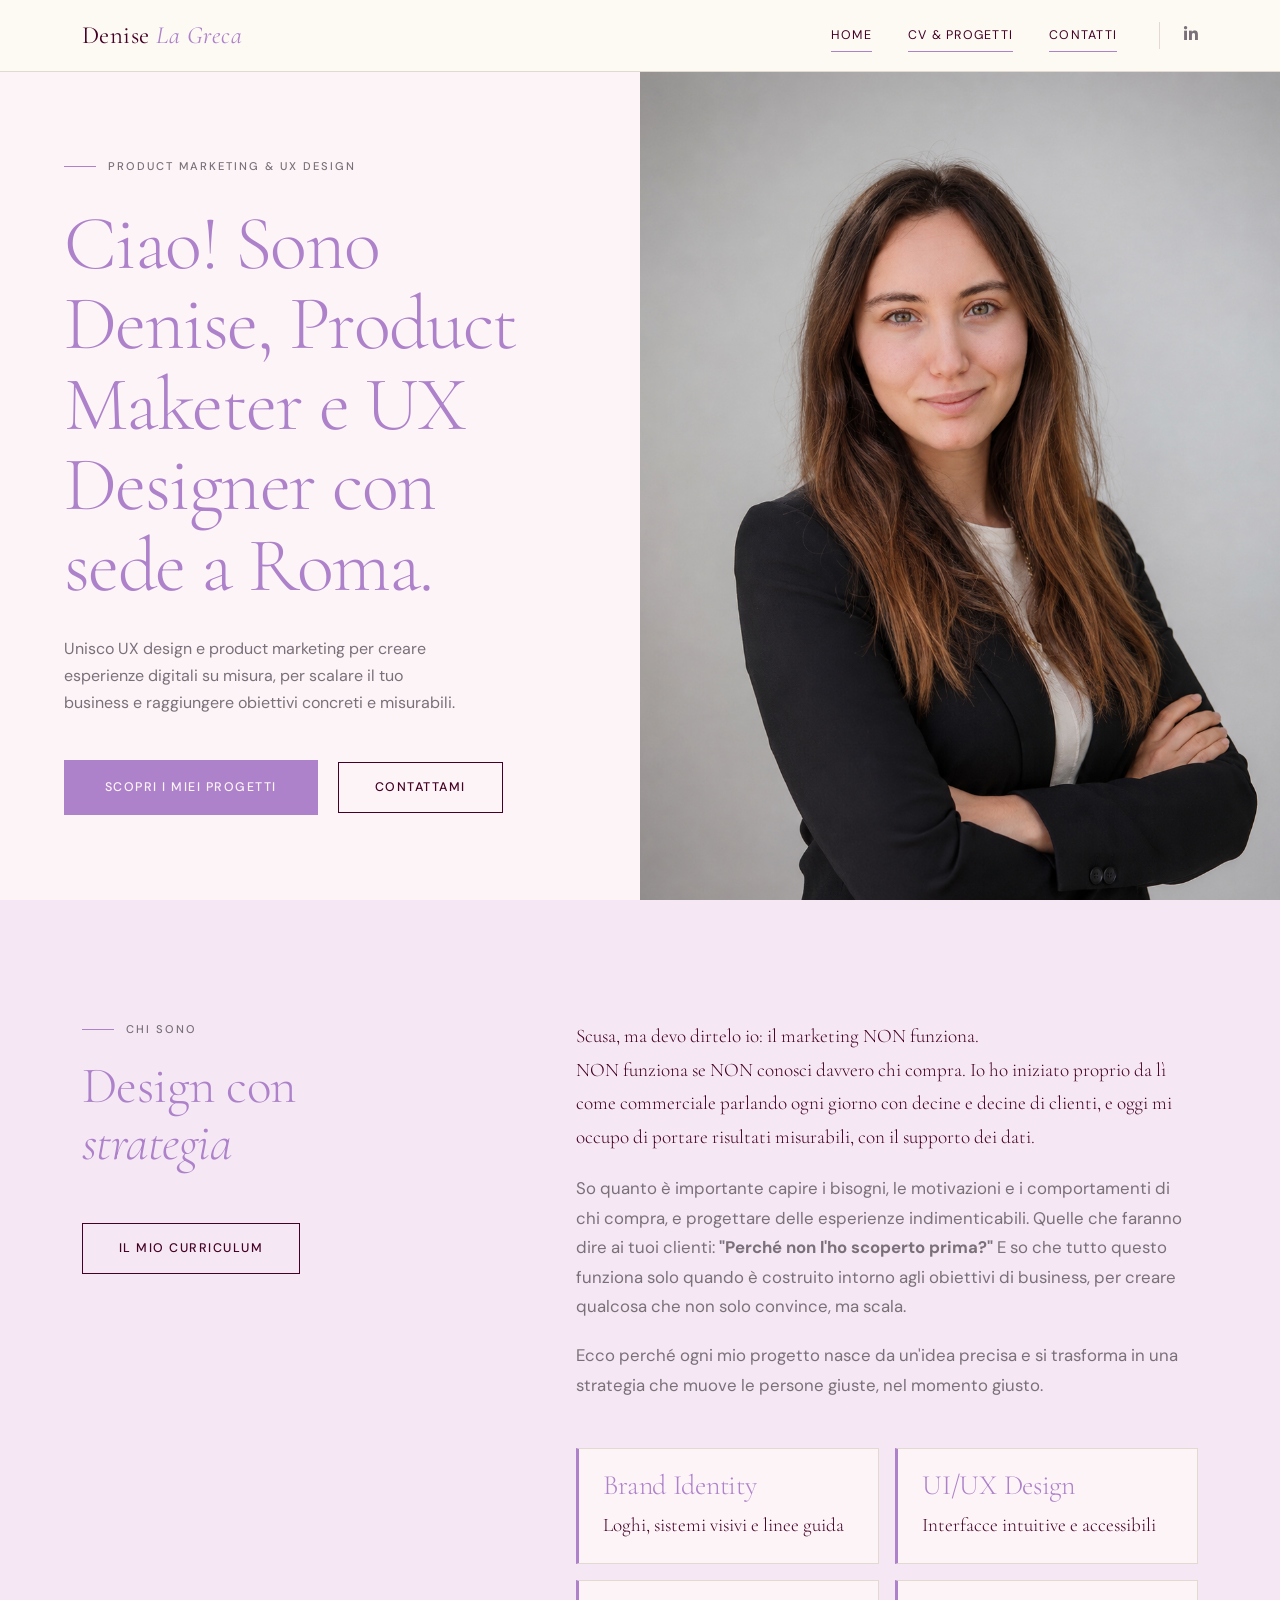
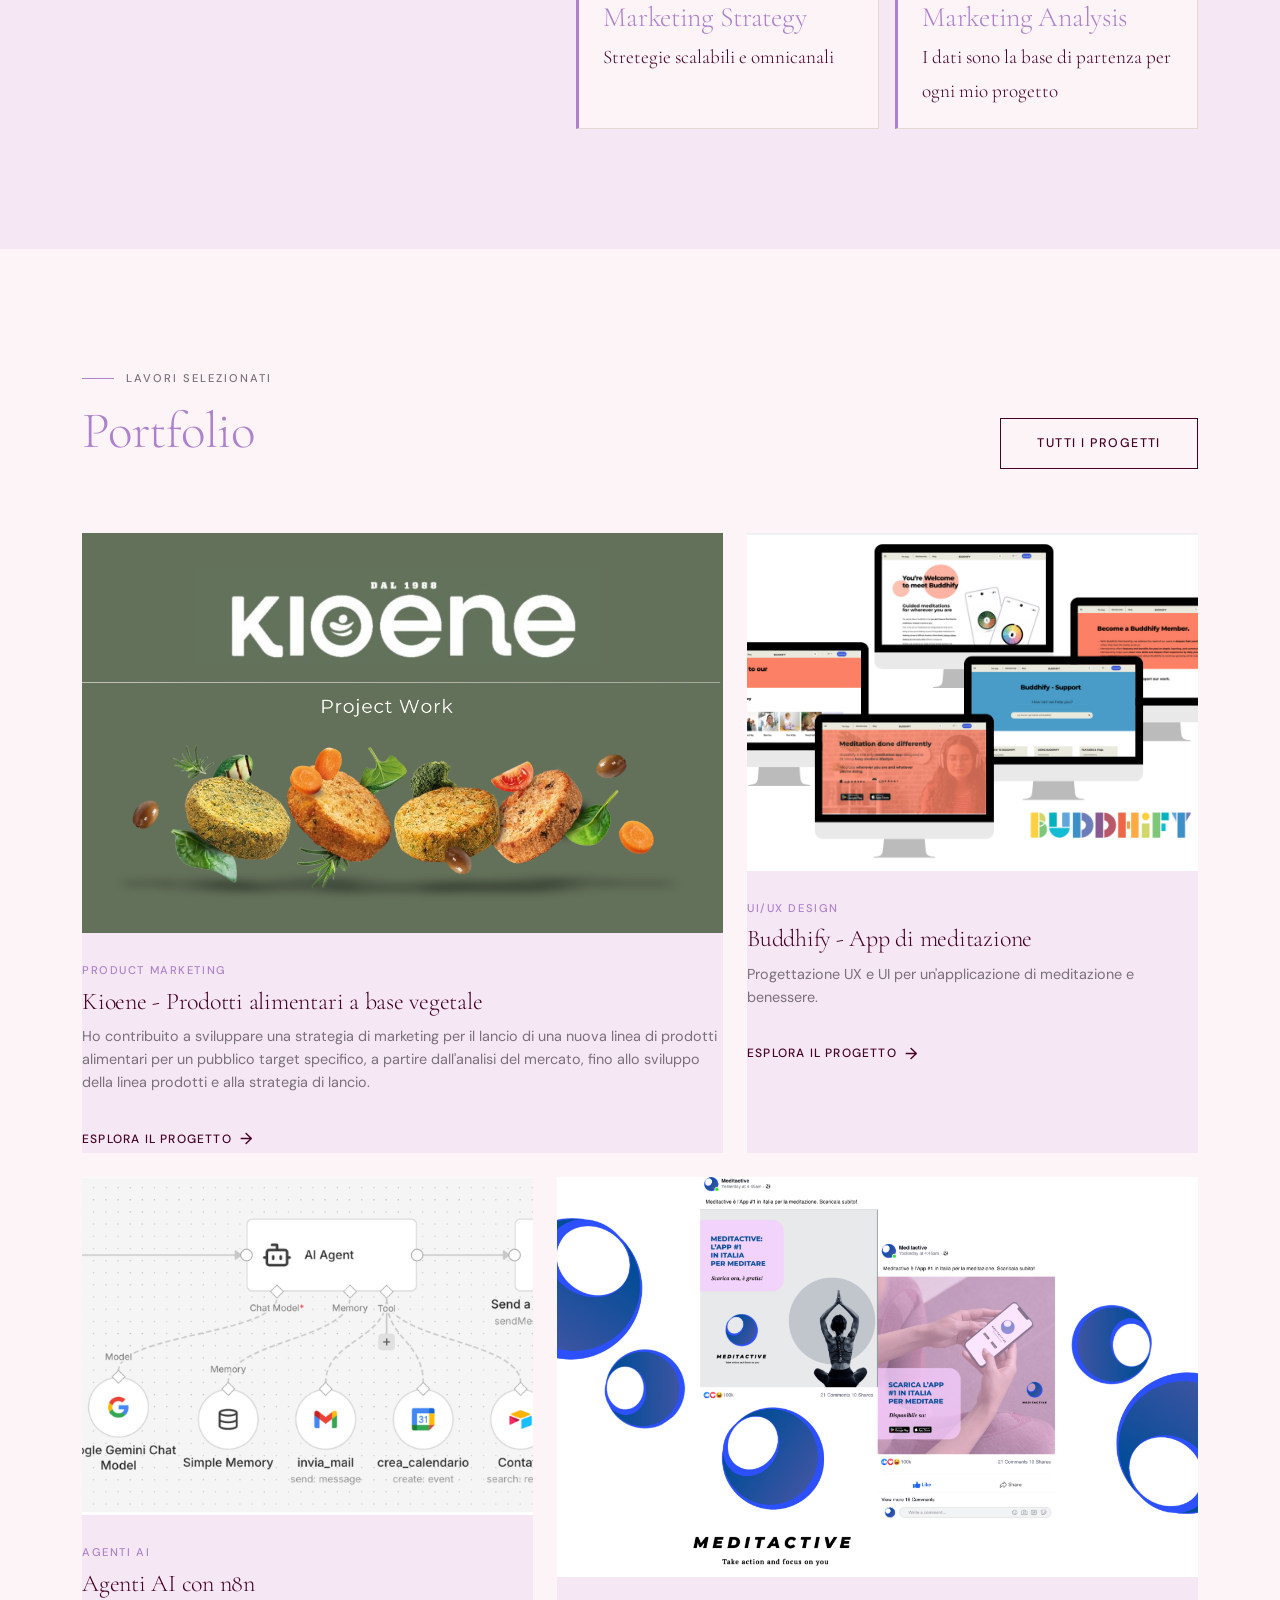
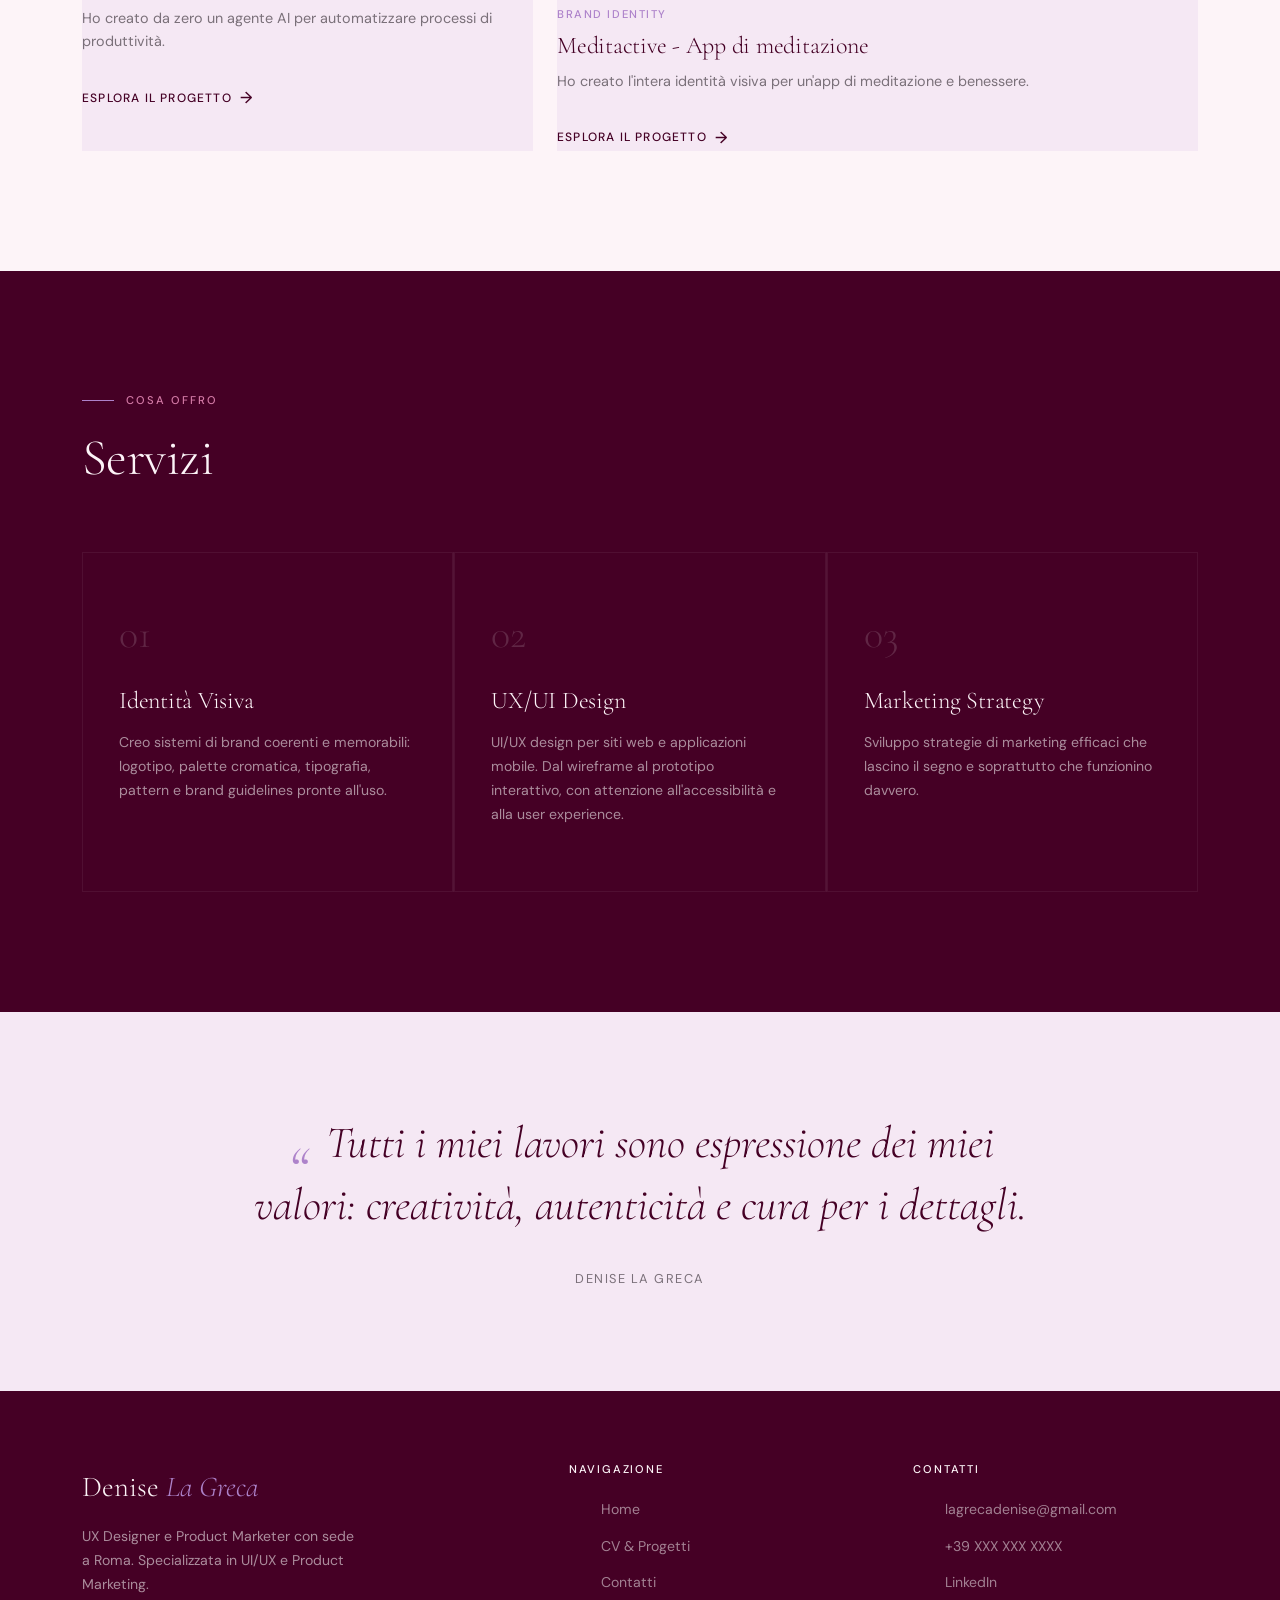
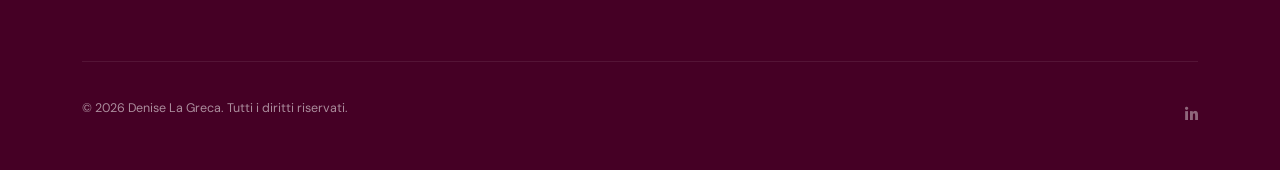
<file: index.html>
<!DOCTYPE html>
<html lang="it">
<head>
  <meta charset="UTF-8">
  <meta name="viewport" content="width=device-width, initial-scale=1.0">
  <title>Denise La Greca - Product Marketing & UX Design</title>
  <meta name="description" content="Portfolio di Denise La Greca, UX Designer e Product Marketer con sede a Roma. Specializzata in UI/UX e Product Marketing.">
  <meta name="author" content="Denise La Greca">

  <!-- Open Graph -->
  <meta property="og:type" content="website">
  <meta property="og:url" content="https://provadenise70-prog.github.io/portfolio-denise/">
  <meta property="og:title" content="Denise La Greca — Product Marketing & UX Design">
  <meta property="og:description" content="Portfolio di Denise La Greca, UX Designer e Product Marketer con sede a Roma. Specializzata in UI/UX e Product Marketing.">
  <meta property="og:image" content="https://provadenise70-prog.github.io/portfolio-denise/assets/img/og-cover.png">
  <meta property="og:image:width" content="1200">
<meta property="og:image:height" content="630">
<meta property="og:image:type" content="image/png">
  <meta property="og:locale" content="it_IT">
  <meta property="og:site_name" content="Denise La Greca Portfolio">

  <!-- Twitter Card -->
  <meta name="twitter:card" content="summary_large_image">
  <meta name="twitter:title" content="Denise La Greca — Product Marketing & UX Design">
  <meta name="twitter:description" content="Portfolio di Denise La Greca, UX Designer e Product Marketer con sede a Roma. Specializzata in UI/UX e Product Marketing.">
  <meta name="twitter:image" content="https://provadenise70-prog.github.io/portfolio-denise/assets/img/og-cover.png">

  <!-- Favicon -->
  <link rel="icon" href="favicon.ico" type="image/x-icon">
  <link rel="apple-touch-icon" sizes="180x180" href="apple-touch-icon.png">
  <link rel="icon" type="image/png" sizes="32x32" href="favicon-32x32.png">
  <link rel="icon" type="image/png" sizes="16x16" href="favicon-16x16.png">
  <link rel="manifest" href="site.webmanifest">

  <!-- Google Fonts -->
  <link rel="preconnect" href="https://fonts.googleapis.com">
  <link rel="preconnect" href="https://fonts.gstatic.com" crossorigin>
  <link href="https://fonts.googleapis.com/css2?family=Cormorant+Garamond:ital,wght@0,300;0,400;0,600;1,300;1,400&family=DM+Sans:wght@300;400;500&display=swap" rel="stylesheet">

  <!-- Bootstrap 5 -->
  <link href="https://cdn.jsdelivr.net/npm/bootstrap@5.3.2/dist/css/bootstrap.min.css" rel="stylesheet">

  <!-- Font Awesome -->
  <link rel="stylesheet" href="https://cdnjs.cloudflare.com/ajax/libs/font-awesome/6.5.0/css/all.min.css">

  <!-- CSS personalizzato -->
  <link rel="stylesheet" href="assets/css/style.css">
</head>
<body>

  <!-- ══ NAVBAR ══════════════════════════════════ -->
  <nav class="navbar navbar-custom navbar-expand-lg" id="mainNav">
    <div class="container">
      <a class="navbar-brand" href="index.html">
        Denise <span>La Greca</span>
      </a>

      <button class="navbar-toggler" type="button"
              data-bs-toggle="collapse" data-bs-target="#navMenu"
              aria-controls="navMenu" aria-expanded="false"
              aria-label="Apri menu">
        <span class="navbar-toggler-icon"></span>
      </button>

      <div class="collapse navbar-collapse justify-content-end" id="navMenu">
        <ul class="navbar-nav align-items-lg-center">
          <li class="nav-item">
            <a class="nav-link active" href="index.html">Home</a>
          </li>
          <li class="nav-item">
            <a class="nav-link" href="CV/index.html">CV & Progetti</a>
          </li>
          <li class="nav-item">
            <a class="nav-link" href="Contatti/index.html">Contatti</a>
          </li>
        </ul>

        <div class="nav-social d-none d-lg-flex">
          <a href="https://www.linkedin.com/in/deniselagreca/" target="_blank" rel="noopener" aria-label="LinkedIn">
            <i class="fa-brands fa-linkedin-in"></i>
          </a>
        </div>
      </div>
    </div>
  </nav>

    <main>
  <!-- ══ HERO ════════════════════════════════════ -->
  <section class="hero">
    <div class="hero-content reveal">
      <div class="hero-eyebrow">
        <span class="section-label">Product Marketing & UX Design</span>
      </div>
      <h1>Ciao! 
        Sono Denise, Product Maketer e UX Designer con sede a Roma.
    
      </h1>
      <p class="hero-sub">
        Unisco UX design e product marketing per creare esperienze digitali su misura, per scalare il tuo business e raggiungere obiettivi concreti e misurabili.
      </p>
      <div class="hero-cta">
        <a href="CV/index.html" class="btn-gold">Scopri i miei progetti</a>
        <a href="Contatti/index.html" class="btn-outline">Contattami</a>
      </div>
    </div>

    <div class="hero-visual">
      <img src="assets/img/cv2026denise.png"
           alt="Denise La Greca — UX Designer"
           loading="eager">
           </div>
  </section>

  <!-- ══ INTRO / ABOUT ════════════════════════════ -->
  <section class="intro-section">
    <div class="container">
      <div class="intro-grid">
        <div class="intro-left reveal">
          <span class="section-label">Chi sono</span>
          <h2>Design con<br> <em>strategia</em></h2>
          <a href="CV/index.html" class="btn-outline mt-4">Il mio curriculum</a>
        </div>

        <div class="intro-right reveal">
          <p>
            Scusa, ma devo dirtelo io: il marketing NON funziona.<br>
            NON funziona se NON conosci davvero chi compra. 
            Io ho iniziato proprio da lì come commerciale parlando ogni giorno con decine e decine di clienti, e oggi mi occupo di portare risultati misurabili, con il supporto dei dati.
          </p>
          <p>
            So quanto è importante capire i bisogni, le motivazioni e i comportamenti di chi compra, e progettare delle esperienze indimenticabili.
            Quelle che faranno dire ai tuoi clienti: <b>"Perché non l'ho scoperto prima?"</b>
            E so che tutto questo funziona solo quando è costruito intorno agli obiettivi di business, per creare qualcosa che non solo convince, ma scala.          
          </p>
          <p>
            Ecco perché ogni mio progetto nasce da un'idea precisa e si trasforma in una strategia che muove le persone giuste, nel momento giusto.
          </p>

          <div class="skills-grid mt-5">
            <div class="skill-item">
              <h3>Brand Identity</h3>
              <p>Loghi, sistemi visivi e linee guida</p>
            </div>
            <div class="skill-item">
              <h3>UI/UX Design</h3>
              <p>Interfacce intuitive e accessibili</p>
            </div>
            <div class="skill-item">
              <h3>Marketing Strategy</h3>
              <p>Stretegie scalabili e omnicanali</p>
            </div>
            <div class="skill-item">
              <h3>Marketing Analysis</h3>
              <p>I dati sono la base di partenza per ogni mio progetto</p>
            </div>
          </div>
        </div>
      </div>
    </div>
  </section>

  <!-- ══ PORTFOLIO ════════════════════════════════ -->
  <section class="portfolio-section">
    <div class="container">
      <div class="section-header">
        <div>
          <span class="section-label reveal">Lavori selezionati</span>
          <h2 class="reveal">Portfolio</h2>
        </div>
        <a href="CV/index.html" class="btn-outline reveal">Tutti i progetti</a>
      </div>

      <div class="portfolio-grid">

        <!-- Card 1 — grande -->
        <article class="portfolio-card reveal">
          <div class="card-img-wrap">
            <img src="assets/img/kioene_cover.png" alt="Progetto Product Marketing Kioene" loading="lazy">
          </div>
          <div class="card-body">
            <p class="card-tag">Product Marketing</p>
            <h3 class="card-title">Kioene - Prodotti alimentari a base vegetale</h3>
            <p class="card-desc">Ho contribuito a sviluppare una strategia di marketing per il lancio di una nuova linea di prodotti alimentari per un pubblico target specifico, a partire dall'analisi del mercato, fino allo sviluppo della linea prodotti e alla strategia di lancio.</p>
            <a href="CV/index.html" class="card-arrow">Esplora il progetto</a>
          </div>
        </article>

        <!-- Card 2 -->
        <article class="portfolio-card reveal">
          <div class="card-img-wrap">
            <img src="assets/img/buddhify_UI.png" alt="App mobile meditazione UI" loading="lazy">
          </div>
          <div class="card-body">
            <p class="card-tag">UI/UX Design</p>
            <h3 class="card-title">Buddhify - App di meditazione</h3>
            <p class="card-desc">Progettazione UX e UI per un'applicazione di meditazione e benessere.</p>
            <a href="CV/index.html" class="card-arrow">Esplora il progetto</a>
          </div>
        </article>

        <!-- Card 3 -->
        <article class="portfolio-card reveal">
          <div class="card-img-wrap">
            <img src="assets/img/flusso_agente.png" alt="Agente AI con n8n" loading="lazy">
          </div>
          <div class="card-body">
            <p class="card-tag">Agenti AI</p>
            <h3 class="card-title">Agenti AI con n8n</h3>
            <p class="card-desc">Ho creato da zero un agente AI per automatizzare processi di produttività.</p>
            <a href="CV/index.html" class="card-arrow">Esplora il progetto</a>
          </div>
        </article>

        <!-- Card 4 — grande -->
        <article class="portfolio-card reveal">
          <div class="card-img-wrap">
            <img src="assets/img/meditactive_cover.png" alt="Brand identity App di Meditazione" loading="lazy">
          </div>
          <div class="card-body">
            <p class="card-tag">Brand Identity</p>
            <h3 class="card-title">Meditactive - App di meditazione</h3>
            <p class="card-desc">Ho creato l'intera identità visiva per un'app di meditazione e benessere.</p>
            <a href="CV/index.html" class="card-arrow">Esplora il progetto</a>
          </div>
        </article>

      </div>
    </div>
  </section>

  <!-- ══ SERVIZI ══════════════════════════════════ -->
  <section class="services-section">
    <div class="container">
      <span class="section-label reveal">Cosa offro</span>
      <h2 class="reveal">Servizi</h2>

      <div class="services-grid reveal">
        <div class="service-item">
          <div class="service-num">01</div>
          <h3>Identità Visiva</h3>
          <p>Creo sistemi di brand coerenti e memorabili: logotipo, palette cromatica, tipografia, pattern e brand guidelines pronte all'uso.</p>
        </div>
        <div class="service-item">
          <div class="service-num">02</div>
          <h3>UX/UI Design</h3>
          <p>UI/UX design per siti web e applicazioni mobile. Dal wireframe al prototipo interattivo, con attenzione all'accessibilità e alla user experience.</p>
        </div>
        <div class="service-item">
          <div class="service-num">03</div>
          <h3>Marketing Strategy</h3>
          <p>Sviluppo strategie di marketing efficaci che lascino il segno e soprattutto che funzionino davvero.</p>
        </div>
      </div>
    </div>
  </section>

  <!-- ══ QUOTE ════════════════════════════════════ -->
  <section class="quote-section reveal">
    <div class="container">
      <h2 class="visually-hidden">Filosofia di Design</h2>
      <blockquote>
        Tutti i miei lavori sono espressione dei miei valori: creatività, autenticità e cura per i dettagli.
      </blockquote>
      <cite>Denise La Greca</cite>
    </div>
  </section>
  </main>

  <!-- ══ FOOTER ═══════════════════════════════════ -->
  <footer class="footer">
    <div class="container">
      <div class="footer-top">
        <div class="footer-brand">
          <span class="brand-name">Denise <span>La Greca</span></span>
          <p>UX Designer e Product Marketer con sede a Roma. Specializzata in UI/UX e Product Marketing.</p>
        </div>

        <div>
          <h4>Navigazione</h4>
          <ul>
            <li><a href="index.html">Home</a></li>
            <li><a href="CV/index.html">CV & Progetti</a></li>
            <li><a href="Contatti/index.html">Contatti</a></li>
          </ul>
        </div>

        <div>
          <h4>Contatti</h4>
          <ul>
            <li><a href="mailto:lagrecadenise@gmail.com">lagrecadenise@gmail.com</a></li>
            <li><a href="tel:+39xxxxxxxxxx">+39 XXX XXX XXXX</a></li>
            <li><a href="https://www.linkedin.com/in/deniselagreca/" target="_blank" rel="noopener">LinkedIn</a></li>
          </ul>
          </div>
      </div>

      <div class="footer-bottom">
        <p>&copy; 2026 Denise La Greca. Tutti i diritti riservati.</p>
        <div class="footer-socials">
          <a href="https://www.linkedin.com/in/deniselagreca/" aria-label="LinkedIn" target="_blank" rel="noopener">
            <i class="fa-brands fa-linkedin-in"></i>
          </a>
        </div>
      </div>
    </div>
  </footer>

  <!-- ══ SCRIPTS ══════════════════════════════════ -->
  <script src="https://cdn.jsdelivr.net/npm/bootstrap@5.3.2/dist/js/bootstrap.bundle.min.js"></script>
  <script src="assets/js/main.js"></script>
</body>
</html>
</file>
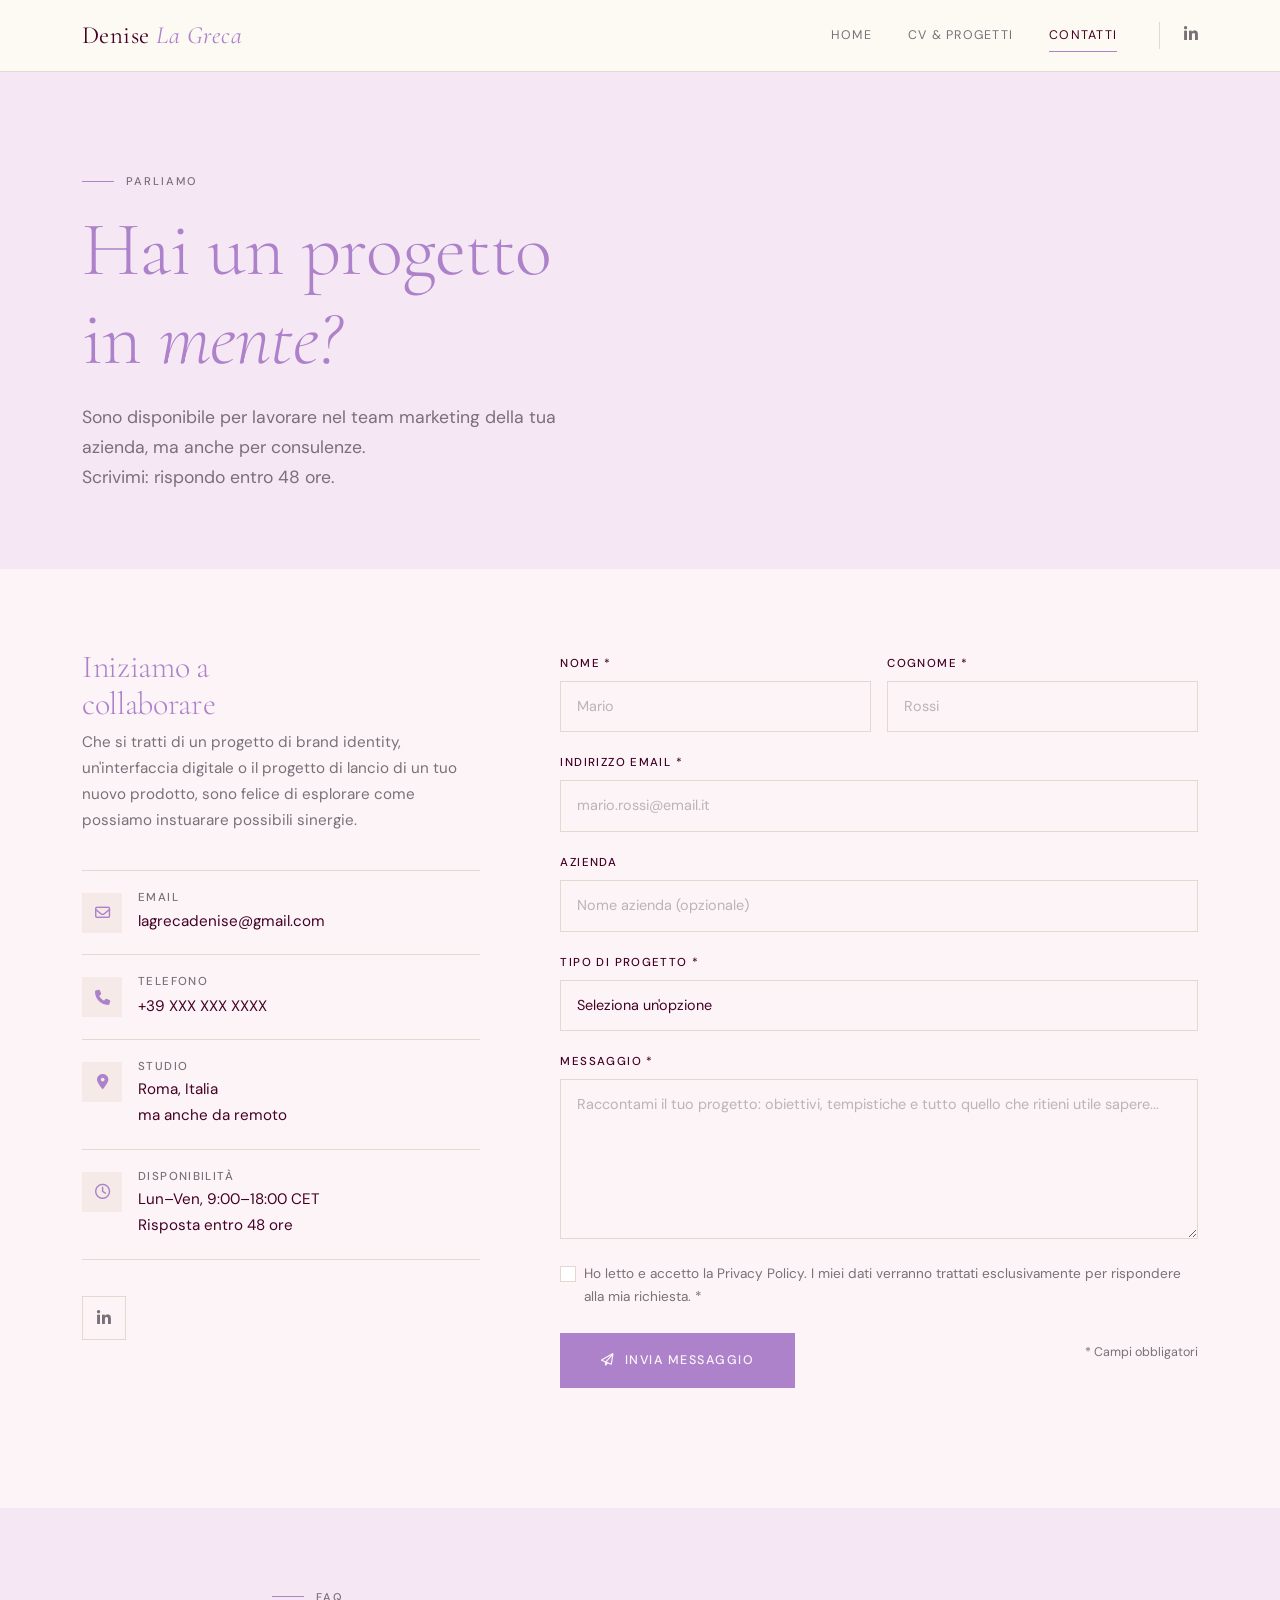
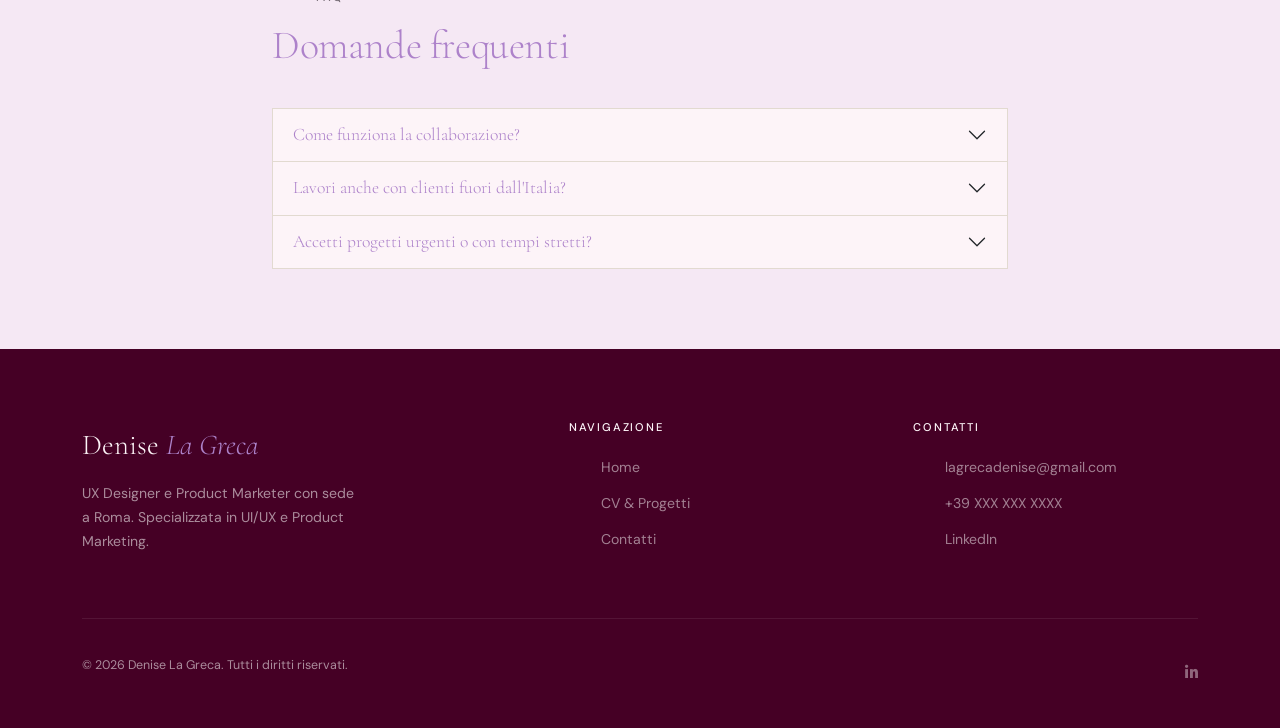
<file: Contatti/index.html>
<!DOCTYPE html>
<html lang="it">
<head>
  <meta charset="UTF-8">
  <meta name="viewport" content="width=device-width, initial-scale=1.0">
  <title>Contatti — Denise La Greca</title>
  <meta name="description" content="Contatta Denise La Greca per collaborazioni, progetti di UX Design, brand identity e product marketing. Disponibile per clienti in Italia e all'estero.">
  <meta name="author" content="Denise La Greca">

  <!-- Open Graph -->
  <meta property="og:type" content="website">
  <meta property="og:url" content="https://provadenise70-prog.github.io/portfolio-denise/Contatti/index.html">
  <meta property="og:title" content="Contatti — Denise La Greca">
  <meta property="og:description" content="Hai un progetto in mente? Scrivimi: collaboriamo su brand identity, UI/UX e product marketing.">
  <meta property="og:image" content="/Users/deniselagreca/github/portfolio-denise/assets/img/og-cover.png">
  <meta property="og:image:width" content="1200">
  <meta property="og:image:height" content="630">
  <meta property="og:image:type" content="image/png">
  <meta property="og:locale" content="it_IT">
  <meta property="og:site_name" content="Denise La Greca Portfolio">

  <!-- Twitter Card -->
  <meta name="twitter:card" content="summary_large_image">
  <meta name="twitter:title" content="Contatti — Denise La Greca">
  <meta name="twitter:description" content="Hai un progetto in mente? Scrivimi: collaboriamo su brand identity, UI/UX e product marketing.">
  <meta name="twitter:image" content="https://provadenise70-prog.github.io/portfolio-denise/assets/img/og-cover.png">

  <!-- Favicon -->
  <link rel="icon" href="../favicon.ico" type="image/x-icon">
  <link rel="apple-touch-icon" sizes="180x180" href="../apple-touch-icon.png">
  <link rel="manifest" href="../site.webmanifest">

  <!-- Google Fonts -->
  <link rel="preconnect" href="https://fonts.googleapis.com">
  <link rel="preconnect" href="https://fonts.gstatic.com" crossorigin>
  <link href="https://fonts.googleapis.com/css2?family=Cormorant+Garamond:ital,wght@0,300;0,400;0,600;1,300;1,400&family=DM+Sans:wght@300;400;500&display=swap" rel="stylesheet">

  <!-- Bootstrap 5 -->
  <link href="https://cdn.jsdelivr.net/npm/bootstrap@5.3.2/dist/css/bootstrap.min.css" rel="stylesheet">

  <!-- Font Awesome -->
  <link rel="stylesheet" href="https://cdnjs.cloudflare.com/ajax/libs/font-awesome/6.5.0/css/all.min.css">

  <!-- CSS personalizzato -->
  <link rel="stylesheet" href="../assets/css/style.css">
</head>
<body class="page-contact">

  <!-- ══ NAVBAR ══════════════════════════════════ -->
  <nav class="navbar navbar-custom navbar-expand-lg" id="mainNav">
    <div class="container">
      <a class="navbar-brand" href="../index.html">
        Denise <span>La Greca</span>
      </a>

      <button class="navbar-toggler" type="button"
              data-bs-toggle="collapse" data-bs-target="#navMenu"
              aria-controls="navMenu" aria-expanded="false"
              aria-label="Apri menu">
        <span class="navbar-toggler-icon"></span>
      </button>

      <div class="collapse navbar-collapse justify-content-end" id="navMenu">
        <ul class="navbar-nav align-items-lg-center">
          <li class="nav-item">
            <a class="nav-link" href="../index.html">Home</a>
          </li>
          <li class="nav-item">
            <a class="nav-link" href="../CV/index.html">CV & Progetti</a>
          </li>
          <li class="nav-item">
            <a class="nav-link active" href="index.html">Contatti</a>
          </li>
        </ul>

        <div class="nav-social d-none d-lg-flex">
          <a href="https://www.linkedin.com/in/deniselagreca/" target="_blank" rel="noopener" aria-label="LinkedIn">
            <i class="fa-brands fa-linkedin-in"></i>
          </a>
        </div>
      </div>
    </div>
  </nav>

  <main>
  <!-- ══ CONTACT HERO ════════════════════════════ -->
  <h2 class="visually-hidden">Modulo di Contatto</h2>
  <section class="contact-hero">
    <div class="container">
      <span class="section-label reveal">Parliamo</span>
      <h1 class="reveal">
        Hai un progetto<br>in <em>mente?</em>
      </h1>
      <p class="reveal">
        Sono disponibile per lavorare nel team marketing della tua azienda, ma anche per consulenze.<br>
        Scrivimi: rispondo entro 48 ore.
      </p>
    </div>
  </section>

  <!-- ══ CONTACT LAYOUT ════════════════════════════ -->
  <section class="contact-layout">
    <div class="container">
      <div class="contact-grid">

        <!-- ── INFO ── -->
        <aside class="contact-info reveal">
          <h2>Iniziamo a<br>collaborare</h2>
          <p>
            Che si tratti di un progetto di brand identity, un'interfaccia digitale
            o il progetto di lancio di un tuo nuovo prodotto, sono felice di esplorare come possiamo instuarare possibili sinergie.
          </p>

          <div class="info-item">
            <div class="info-icon">
              <i class="fa-regular fa-envelope"></i>
            </div>
            <div>
              <h4>Email</h4>
              <a href="mailto:lagrecadenise@gmail.com">lagrecadenise@gmail.com</a>
            </div>
          </div>

          <div class="info-item">
            <div class="info-icon">
              <i class="fa-solid fa-phone"></i>
            </div>
            <div>
              <h4>Telefono</h4>
              <a href="tel:+39xxxxxxxxxx">+39 XXX XXX XXXX</a>
            </div>
          </div>

          <div class="info-item">
            <div class="info-icon">
              <i class="fa-solid fa-location-dot"></i>
            </div>
            <div>
              <h4>Studio</h4>
              <p>Roma, Italia<br>ma anche da remoto</p>
            </div>
          </div>

          <div class="info-item">
            <div class="info-icon">
              <i class="fa-regular fa-clock"></i>
            </div>
            <div>
              <h4>Disponibilità</h4>
              <p>Lun–Ven, 9:00–18:00 CET<br>Risposta entro 48 ore</p>
            </div>
          </div>

          <div class="social-links">
            <a href="https://www.linkedin.com/in/deniselagreca/" target="_blank" rel="noopener" aria-label="LinkedIn">
              <i class="fa-brands fa-linkedin-in"></i>
            </a>
          </div>
        </aside>

        <!-- ── FORM ── -->
        <div class="contact-form-wrap reveal">
          <form id="contactForm" novalidate>

            <!-- Nome e Cognome -->
            <div class="row g-3 mb-3">
              <div class="col-sm-6">
                <label for="firstName" class="form-label">Nome *</label>
                <input
                  type="text"
                  class="form-control"
                  id="firstName"
                  name="firstName"
                  placeholder="Mario"
                  required
                  autocomplete="given-name">
                <div class="invalid-feedback">Inserisci il tuo nome.</div>
              </div>
              <div class="col-sm-6">
                <label for="lastName" class="form-label">Cognome *</label>
                <input
                  type="text"
                  class="form-control"
                  id="lastName"
                  name="lastName"
                  placeholder="Rossi"
                  required
                  autocomplete="family-name">
                <div class="invalid-feedback">Inserisci il tuo cognome.</div>
              </div>
            </div>

            <!-- Email -->
            <div class="mb-3">
              <label for="email" class="form-label">Indirizzo Email *</label>
              <input
                type="email"
                class="form-control"
                id="email"
                name="email"
                placeholder="mario.rossi@email.it"
                required
                autocomplete="email">
              <div class="invalid-feedback">Inserisci un indirizzo email valido.</div>
            </div>

            <!-- Azienda -->
            <div class="mb-3">
              <label for="company" class="form-label">Azienda</label>
              <input
                type="text"
                class="form-control"
                id="company"
                name="company"
                placeholder="Nome azienda (opzionale)"
                autocomplete="organization">
            </div>

            <!-- Tipo di progetto -->
            <div class="mb-3">
              <label for="projectType" class="form-label">Tipo di progetto *</label>
              <select class="form-select" id="projectType" name="projectType" required>
                <option value="" disabled selected>Seleziona un'opzione</option>
                <option value="brand-identity">Brand Identity</option>
                <option value="ux-ui">UI/UX Design</option>
                <option value="editorial">Campagna ADV</option>
                <option value="art-direction">Marketing Strategy</option>
                <option value="packaging">Lancio di prodotto</option>
                <option value="altro">Altro</option>
              </select>
              <div class="invalid-feedback">Seleziona il tipo di progetto.</div>
            </div>

            <!-- Messaggio -->
            <div class="mb-4">
              <label for="message" class="form-label">Messaggio *</label>
              <textarea
                class="form-control"
                id="message"
                name="message"
                rows="5"
                placeholder="Raccontami il tuo progetto: obiettivi, tempistiche e tutto quello che ritieni utile sapere..."
                required
                minlength="20"></textarea>
              <div class="invalid-feedback">Scrivi un messaggio di almeno 20 caratteri.</div>
            </div>

            <!-- Privacy -->
            <div class="mb-4">
              <div class="form-check">
                <input
                  class="form-check-input"
                  type="checkbox"
                  id="privacyCheck"
                  name="privacy"
                  required>
                <label class="form-check-label" for="privacyCheck">
                  Ho letto e accetto la
                  <a href="#" style="color: var(--gold);">Privacy Policy</a>.
                  I miei dati verranno trattati esclusivamente per rispondere alla mia richiesta. *
                </label>
                <div class="invalid-feedback">Devi accettare la privacy policy per procedere.</div>
              </div>
            </div>

            <!-- Submit -->
            <div class="form-submit">
              <button type="submit" class="btn-gold">
                <i class="fa-regular fa-paper-plane"></i> Invia messaggio
              </button>
              <p class="privacy-note">* Campi obbligatori</p>
            </div>

            <!-- Feedback successo -->
            <div class="success-msg" id="successMsg" role="alert" aria-live="polite">
              <i class="fa-solid fa-circle-check" style="color: var(--sage); margin-right: 8px;"></i>
              Messaggio inviato con successo! Ti rispondo entro 48 ore.
            </div>

          </form>
        </div>

      </div>
    </div>
  </section>

  <!-- ══ FAQ / NOTE ═══════════════════════════════ -->
  <section style="padding: 80px 0; background: var(--cream);">
    <div class="container">
      <div class="row justify-content-center">
        <div class="col-lg-8">
          <span class="section-label reveal">FAQ</span>
          <h2 style="font-size: 2.5rem; margin: 16px 0 40px;" class="reveal">
            Domande frequenti
          </h2>

          <div class="accordion reveal" id="faqAccordion" style="--bs-accordion-border-radius: 0; --bs-accordion-border-color: var(--border);">

            <div class="accordion-item" style="border-radius: 0; background: var(--ivory);">
              <h3 class="accordion-header">
                <button class="accordion-button collapsed"
                        type="button" data-bs-toggle="collapse"
                        data-bs-target="#faq1"
                        style="font-family: var(--font-display); font-size: 1.1rem; font-weight: 300; background: var(--ivory); color: var(--charcoal);">
                  Come funziona la collaborazione?
                </button>
              </h3>
              <div id="faq1" class="accordion-collapse collapse" data-bs-parent="#faqAccordion">
                <div class="accordion-body" style="font-size: 0.92rem; color: var(--warm-gray); line-height: 1.7;">
                  Iniziamo con una chiamata conoscitiva (gratuita) di circa 30 minuti per capire il tuo progetto e le tue esigenze. Poi preparo una proposta dettagliata con tempistiche e preventivo. Una volta approvata, si parte con il progetto!
                  In itinere sono previsti meeting di allineamento ogni 2-3 settimane, e utilizzo strumenti condivisi come Figma e Notion per mantenere il processo fluido e trasparente.
                </div>
              </div>
            </div>

            <div class="accordion-item" style="border-radius: 0; background: var(--ivory);">
              <h3 class="accordion-header">
                <button class="accordion-button collapsed"
                        type="button" data-bs-toggle="collapse"
                        data-bs-target="#faq2"
                        style="font-family: var(--font-display); font-size: 1.1rem; font-weight: 300; background: var(--ivory); color: var(--charcoal);">
                  Lavori anche con clienti fuori dall'Italia?
                </button>
              </h3>
              <div id="faq2" class="accordion-collapse collapse" data-bs-parent="#faqAccordion">
                <div class="accordion-body" style="font-size: 0.92rem; color: var(--warm-gray); line-height: 1.7;">
                  Assolutamente sì. Lavoro da remoto con clienti in Europa e in Asia. I meeting avvengono via Zoom/Google Meet/Teams.
                </div>
              </div>
            </div>

            <div class="accordion-item" style="border-radius: 0; background: var(--ivory);">
              <h3 class="accordion-header">
                <button class="accordion-button collapsed"
                        type="button" data-bs-toggle="collapse"
                        data-bs-target="#faq4"
                        style="font-family: var(--font-display); font-size: 1.1rem; font-weight: 300; background: var(--ivory); color: var(--charcoal);">
                  Accetti progetti urgenti o con tempi stretti?
                </button>
              </h3>
              <div id="faq4" class="accordion-collapse collapse" data-bs-parent="#faqAccordion">
                <div class="accordion-body" style="font-size: 0.92rem; color: var(--warm-gray); line-height: 1.7;">
                  In base alla mia disponibilità posso valutare progetti urgenti. Ti chiedo di indicarlo nel messaggio: farò il possibile per trovare una soluzione. Per i rush project è previsto un supplemento rispetto al preventivo standard da quantificare.
                </div>
              </div>
            </div>

          </div>
        </div>
      </div>
    </div>
  </section>
  </main>

  <!-- ══ FOOTER ═══════════════════════════════════ -->
  <footer class="footer">
    <div class="container">
      <div class="footer-top">
        <div class="footer-brand">
          <span class="brand-name">Denise <span>La Greca</span></span>
          <p>UX Designer e Product Marketer con sede a Roma. Specializzata in UI/UX e Product Marketing.</p>
        </div>

        <div>
          <h4>Navigazione</h4>
          <ul>
            <li><a href="../index.html">Home</a></li>
            <li><a href="../CV/index.html">CV & Progetti</a></li>
            <li><a href="index.html">Contatti</a></li>
          </ul>
        </div>

        <div>
          <h4>Contatti</h4>
          <ul>
            <li><a href="mailto:lagrecadenise@gmail.com">lagrecadenise@gmail.com</a></li>
            <li><a href="tel:+39xxxxxxxxxx">+39 XXX XXX XXXX</a></li>
            <li><a href="https://www.linkedin.com/in/deniselagreca/" target="_blank" rel="noopener">LinkedIn</a></li>
          </ul>
        </div>
      </div>

      <div class="footer-bottom">
        <p>&copy; 2026 Denise La Greca. Tutti i diritti riservati.</p>
        <div class="footer-socials">
          <a href="https://www.linkedin.com/in/deniselagreca/" aria-label="LinkedIn" target="_blank" rel="noopener">
            <i class="fa-brands fa-linkedin-in"></i>
          </a>
        </div>
      </div>
    </div>
  </footer>

  <!-- ══ SCRIPTS ══════════════════════════════════ -->
  <script src="https://cdn.jsdelivr.net/npm/bootstrap@5.3.2/dist/js/bootstrap.bundle.min.js"></script>
  <script src="../assets/js/main.js"></script>
</body>
</html>
</file>
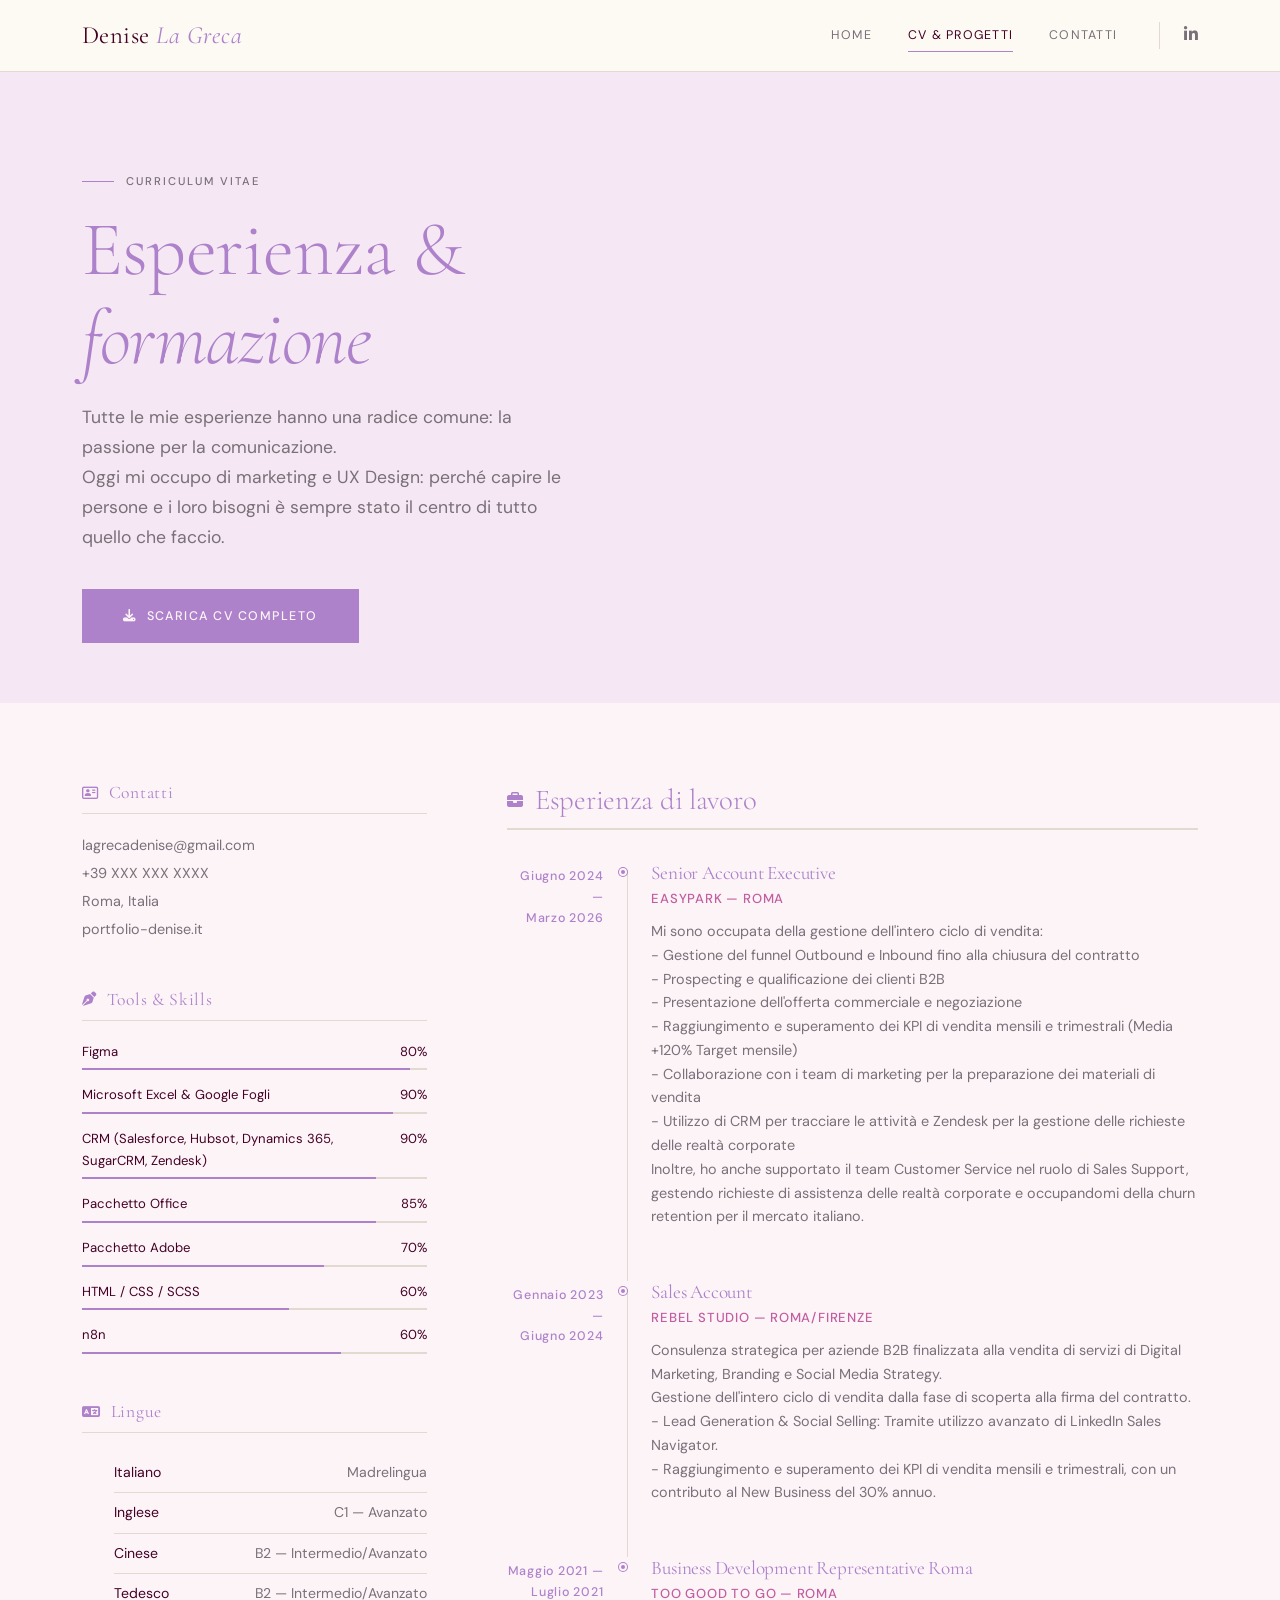
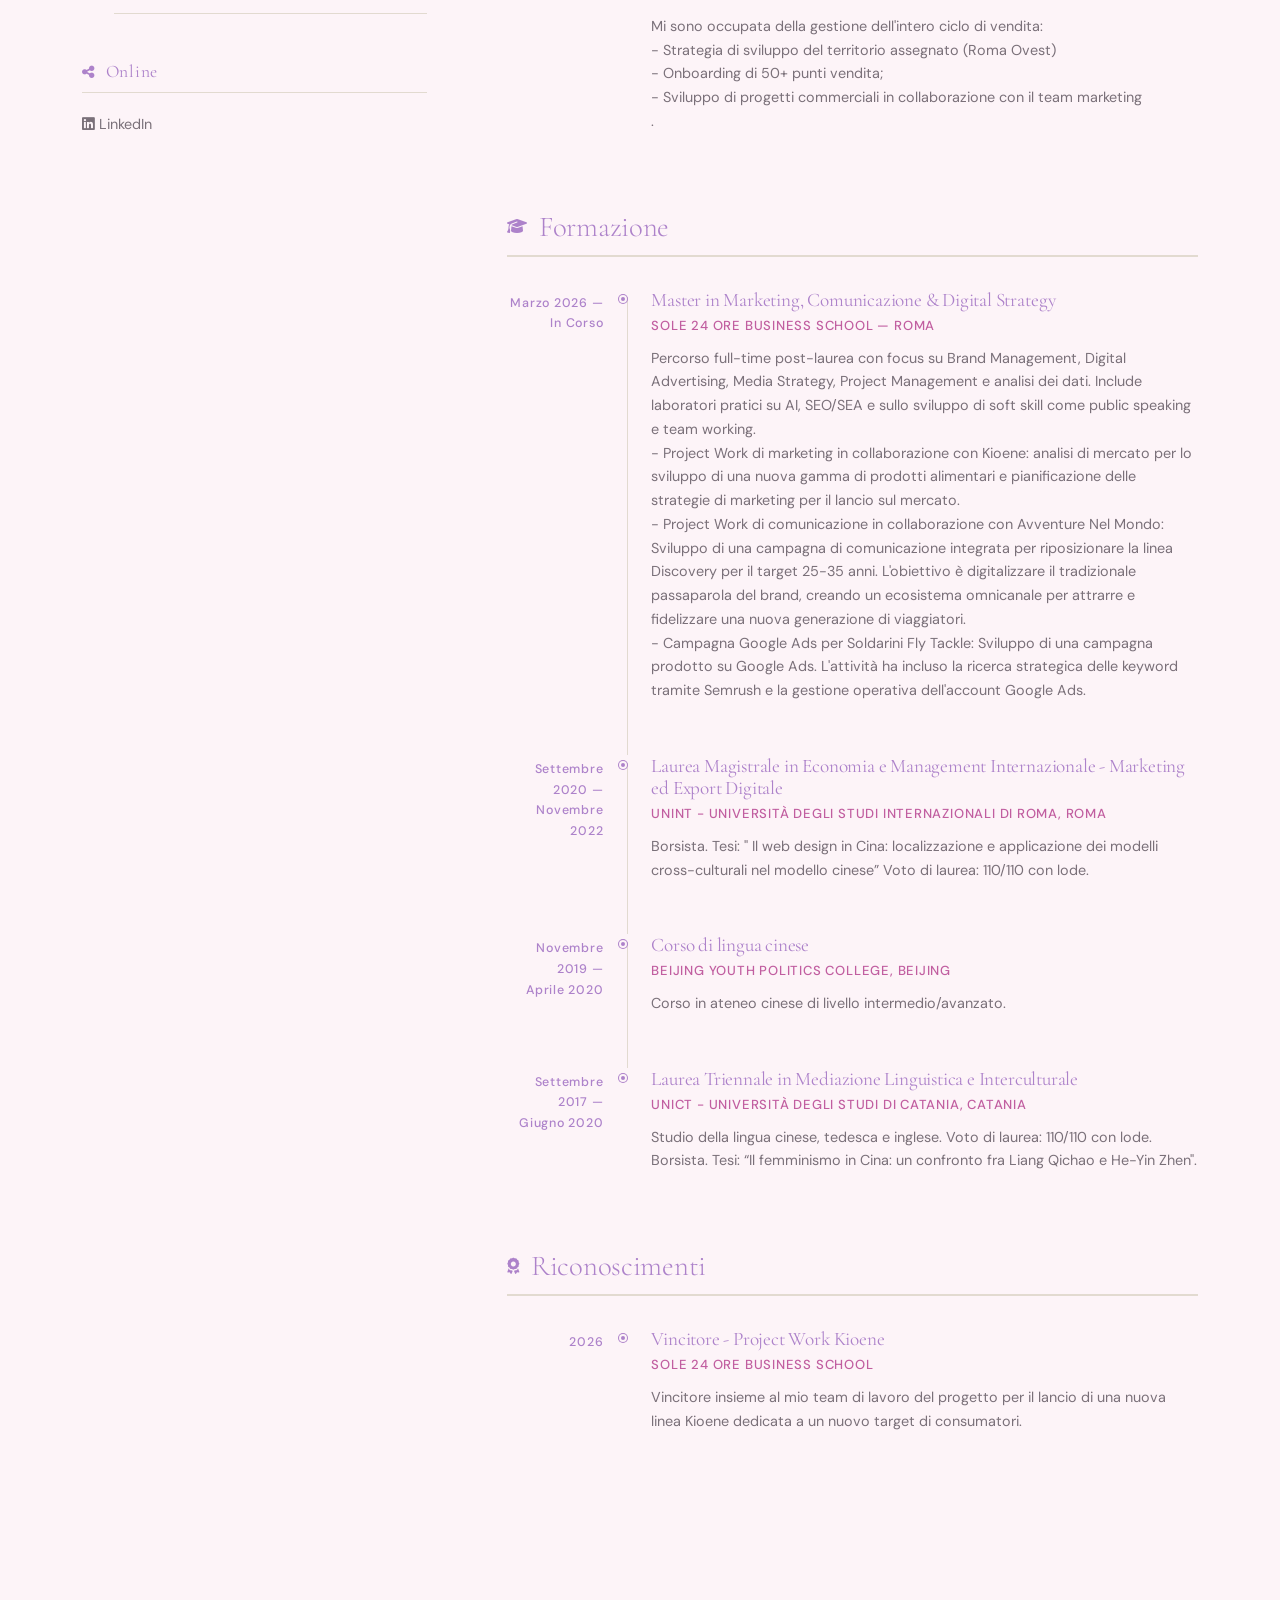
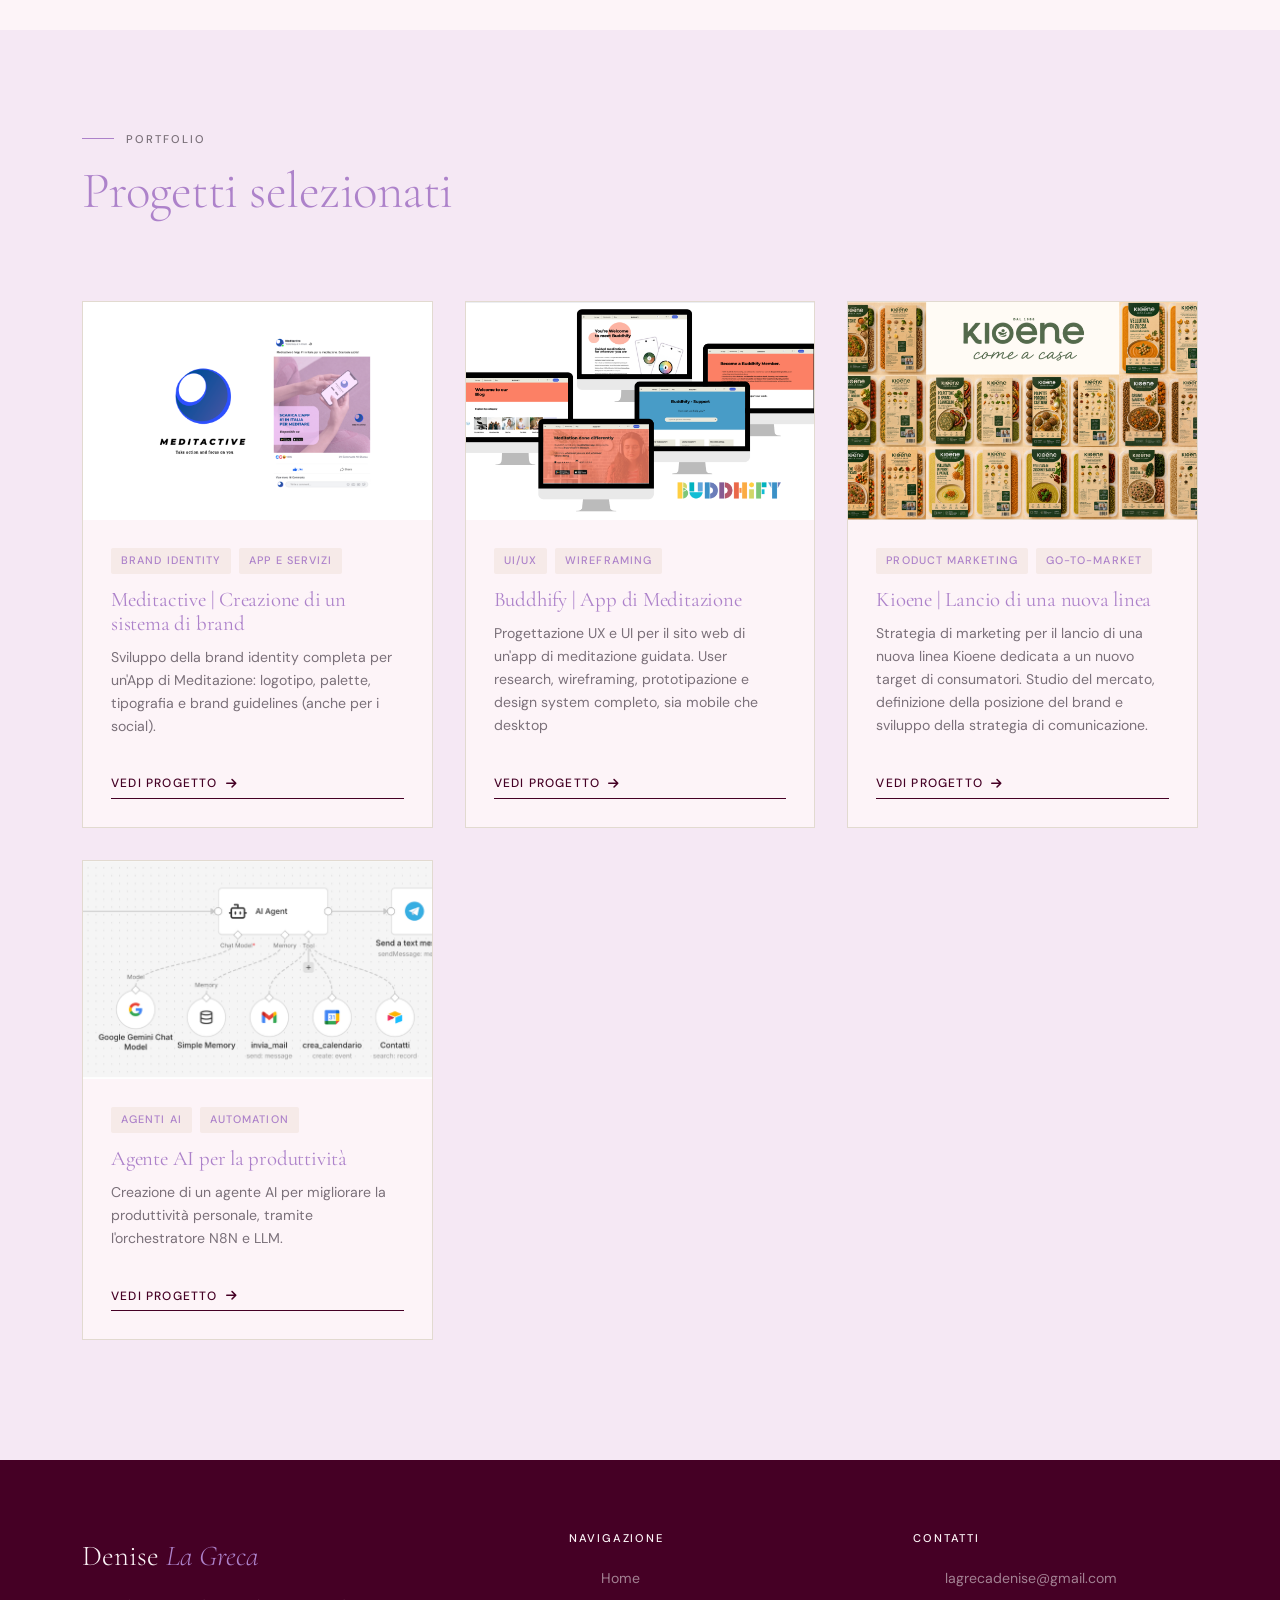
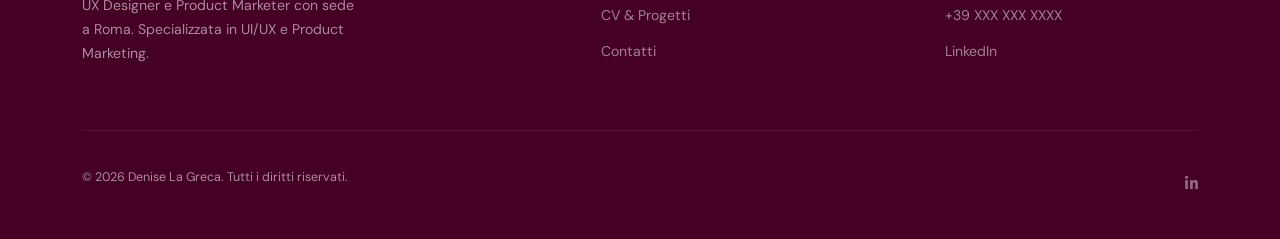
<file: CV/index.html>
<!DOCTYPE html>
<html lang="it">
<head>
  <meta charset="UTF-8">
  <meta name="viewport" content="width=device-width, initial-scale=1.0">
  <title>CV & Progetti — Denise La Greca</title>
  <meta name="description" content="Curriculum vitae e portfolio progetti di Denise La Greca, UX designer e product marketer a Roma.">
  <meta name="author" content="Denise La Greca">

  <!-- Open Graph -->
  <meta property="og:type" content="website">
  <meta property="og:url" content="https://provadenise70-prog.github.io/portfolio-denise/CV/">
  <meta property="og:title" content="CV & Progetti — Denise La Greca">
  <meta property="og:description" content="Esperienza professionale, formazione e progetti selezionati di Denise La Greca.">
  <meta property="og:image" content="https://provadenise70-prog.github.io/portfolio-denise/assets/img/og-cover.png">
  <meta property="og:image:width" content="1200">
  <meta property="og:image:height" content="630">
  <meta property="og:image:type" content="image/png">
  <meta property="og:locale" content="it_IT">
  <meta property="og:site_name" content="Denise La Greca Portfolio">

  <!-- Twitter Card -->
  <meta name="twitter:card" content="summary_large_image">
  <meta name="twitter:title" content="CV & Progetti — Denise La Greca">
  <meta name="twitter:description" content="Esperienza professionale, formazione e progetti di Denise La Greca.">
  <meta name="twitter:image" content="https://provadenise70-prog.github.io/portfolio-denise/assets/img/og-cover.png">

  <!-- Favicon -->
  <link rel="icon" href="../favicon.ico" type="image/x-icon">
  <link rel="apple-touch-icon" sizes="180x180" href="../apple-touch-icon.png">
  <link rel="manifest" href="../site.webmanifest">

  <!-- Google Fonts -->
  <link rel="preconnect" href="https://fonts.googleapis.com">
  <link rel="preconnect" href="https://fonts.gstatic.com" crossorigin>
  <link href="https://fonts.googleapis.com/css2?family=Cormorant+Garamond:ital,wght@0,300;0,400;0,600;1,300;1,400&family=DM+Sans:wght@300;400;500&display=swap" rel="stylesheet">

  <!-- Bootstrap 5 -->
  <link href="https://cdn.jsdelivr.net/npm/bootstrap@5.3.2/dist/css/bootstrap.min.css" rel="stylesheet">

  <!-- Font Awesome -->
  <link rel="stylesheet" href="https://cdnjs.cloudflare.com/ajax/libs/font-awesome/6.5.0/css/all.min.css">

  <!-- CSS personalizzato -->
  <link rel="stylesheet" href="../assets/css/style.css">
</head>
<body class="page-cv">

  <!-- ══ NAVBAR ══════════════════════════════════ -->
  <nav class="navbar navbar-custom navbar-expand-lg" id="mainNav">
    <div class="container">
      <a class="navbar-brand" href="../index.html">
        Denise <span>La Greca</span>
      </a>

      <button class="navbar-toggler" type="button"
              data-bs-toggle="collapse" data-bs-target="#navMenu"
              aria-controls="navMenu" aria-expanded="false"
              aria-label="Apri menu">
        <span class="navbar-toggler-icon"></span>
      </button>

      <div class="collapse navbar-collapse justify-content-end" id="navMenu">
        <ul class="navbar-nav align-items-lg-center">
          <li class="nav-item">
            <a class="nav-link" href="../index.html">Home</a>
          </li>
          <li class="nav-item">
            <a class="nav-link active" href="index.html">CV & Progetti</a>
          </li>
          <li class="nav-item">
            <a class="nav-link" href="../Contatti/index.html">Contatti</a>
          </li>
        </ul>

        <div class="nav-social d-none d-lg-flex">
          <a href="https://www.linkedin.com/in/deniselagreca/" target="_blank" rel="noopener" aria-label="LinkedIn">
            <i class="fa-brands fa-linkedin-in"></i>
          </a>

        </div>
      </div>
    </div>
  </nav>
  <main>

  <!-- ══ CV HERO ══════════════════════════════════ -->
  <section class="cv-hero">
    <div class="container">
      <span class="section-label reveal">Curriculum vitae</span>
      <h1 class="reveal">
        Esperienza &amp;<br><em>formazione</em>
      </h1>
      <p class="reveal">
        Tutte le mie esperienze hanno una radice comune: la passione per la comunicazione. <br>
        Oggi mi occupo di marketing e UX Design: perché capire le persone e i loro bisogni è sempre stato il centro di tutto quello che faccio.
      </p>
      <div class="cv-download reveal">
        <a href="../assets/pdf/Product_CV_ITA_2026.pdf" class="btn-gold" download>
          <i class="fa-solid fa-download"></i> Scarica CV completo
        </a>
      </div>
    </div>
  </section>

  <!-- ══ CV LAYOUT ════════════════════════════════ -->
  <section class="cv-layout">
    <div class="container">
      <div class="cv-grid">

        <!-- ── SIDEBAR ── -->
        <aside class="cv-sidebar">

          <!-- Contatti -->
          <div class="sidebar-block reveal">
            <h3><i class="fa-regular fa-address-card"></i> Contatti</h3>
            <a href="mailto:lagrecadenise@gmail.com">lagrecadenise@gmail.com</a>
            <a href="tel:+39xxxxxxxxxx">+39 XXX XXX XXXX</a>
            <p>Roma, Italia</p>
            <a href="https://provadenise70-prog.github.io/portfolio-denise/index.html" target="_blank" rel="noopener">portfolio-denise.it</a>
          </div>

          <!-- Strumenti -->
          <div class="sidebar-block reveal">
            <h3><i class="fa-solid fa-pen-nib"></i> Tools & Skills</h3>
            <div class="skill-bar-item">
              <div class="skill-label"><span>Figma</span><span>80%</span></div>
              <div class="skill-track"><div class="skill-fill" style="width:95%"></div></div>
            </div>
            <div class="skill-bar-item">
              <div class="skill-label"><span>Microsoft Excel & Google Fogli</span><span>90%</span></div>
              <div class="skill-track"><div class="skill-fill" style="width:90%"></div></div>
            </div>
            <div class="skill-bar-item">
              <div class="skill-label"><span>CRM (Salesforce, Hubsot, Dynamics 365, SugarCRM, Zendesk)</span><span>90%</span></div>
              <div class="skill-track"><div class="skill-fill" style="width:85%"></div></div>
            </div>
            <div class="skill-bar-item">
              <div class="skill-label"><span>Pacchetto Office</span><span>85%</span></div>
              <div class="skill-track"><div class="skill-fill" style="width:85%"></div></div>
            </div>
            <div class="skill-bar-item">
              <div class="skill-label"><span>Pacchetto Adobe</span><span>70%</span></div>
              <div class="skill-track"><div class="skill-fill" style="width:70%"></div></div>
            </div>
            <div class="skill-bar-item">
              <div class="skill-label"><span>HTML / CSS / SCSS</span><span>60%</span></div>
              <div class="skill-track"><div class="skill-fill" style="width:60%"></div></div>
            </div>
            <div class="skill-bar-item">
              <div class="skill-label"><span>n8n</span><span>60%</span></div>
              <div class="skill-track"><div class="skill-fill" style="width:75%"></div></div>
            </div>
          </div>

          <!-- Lingue -->
          <div class="sidebar-block reveal">
            <h3><i class="fa-solid fa-language"></i> Lingue</h3>
            <ul class="lang-list">
              <li>Italiano <span>Madrelingua</span></li>
              <li>Inglese <span>C1 — Avanzato</span></li>
              <li>Cinese <span>B2 — Intermedio/Avanzato</span></li>
              <li>Tedesco <span>B2 — Intermedio/Avanzato</span></li>
            </ul>
          </div>

          <!-- Social -->
          <div class="sidebar-block reveal">
            <h3><i class="fa-solid fa-share-nodes"></i> Online</h3>
            <a href="https://www.linkedin.com/in/deniselagreca/" target="_blank" rel="noopener">
              <i class="fa-brands fa-linkedin"></i> LinkedIn
            </a>
          </div>

        </aside>

        <!-- ── MAIN ── -->
        <div class="cv-main">

          <!-- Esperienza -->
          <div class="cv-section">
            <h2 class="reveal"><i class="fa-solid fa-briefcase"></i> Esperienza di lavoro</h2>

            <div class="timeline-item reveal">
              <div class="timeline-date">Giugno 2024 —<br>Marzo 2026</div>
              <div class="timeline-dot"></div>
              <div class="timeline-content">
                <h3>Senior Account Executive</h3>
                <p class="company">EasyPark — Roma</p>
                <p>Mi sono occupata della gestione dell'intero ciclo di vendita:<br>
                  - Gestione del funnel Outbound e Inbound fino alla chiusura del contratto<br>
                  - Prospecting e qualificazione dei clienti B2B<br>
                  - Presentazione dell'offerta commerciale e negoziazione<br>
                  - Raggiungimento e superamento dei KPI di vendita mensili e trimestrali (Media +120% Target mensile)<br>
                  - Collaborazione con i team di marketing per la preparazione dei materiali di vendita<br>
                  - Utilizzo di CRM per tracciare le attività e Zendesk per la gestione delle richieste delle realtà corporate<br>
                  Inoltre, ho anche supportato il team Customer Service nel ruolo di Sales Support, gestendo richieste di assistenza delle realtà corporate e occupandomi della churn retention per il mercato italiano.<br>
                </p>
              </div>
            </div>

            <div class="timeline-item reveal">
              <div class="timeline-date">Gennaio 2023 —<br>Giugno 2024</div>
              <div class="timeline-dot"></div>
              <div class="timeline-content">
                <h3>Sales Account</h3>
                <p class="company">Rebel Studio — Roma/Firenze</p>
                <p>Consulenza strategica per aziende B2B finalizzata alla vendita di servizi di Digital Marketing, Branding e Social Media Strategy. <br>
                  Gestione dell'intero ciclo di vendita dalla fase di scoperta alla firma del contratto.<br>
                  - Lead Generation & Social Selling: Tramite utilizzo avanzato di LinkedIn Sales Navigator. <br>
                  - Raggiungimento e superamento dei KPI di vendita mensili e trimestrali, con un contributo al New Business del 30% annuo.<br>
                </p>
              </div>
            </div>

            <div class="timeline-item reveal">
              <div class="timeline-date">Maggio 2021 —<br>Luglio 2021</div>
              <div class="timeline-dot"></div>
              <div class="timeline-content">
                <h3>Business Development Representative	Roma</h3>
                <p class="company">Too Good To Go — Roma</p>
                <p>Mi sono occupata della gestione dell'intero ciclo di vendita:<br>
                  - Strategia di sviluppo del territorio assegnato (Roma Ovest)<br>
                  - Onboarding di 50+ punti vendita;<br>
                  - Sviluppo di progetti commerciali in collaborazione con il team marketing<br>.</p>
              </div>
            </div>
          </div>

          <!-- Formazione -->
          <div class="cv-section">
            <h2 class="reveal"><i class="fa-solid fa-graduation-cap"></i> Formazione</h2>

            <div class="timeline-item reveal">
              <div class="timeline-date">Marzo 2026 —<br>In Corso</div>
              <div class="timeline-dot"></div>
              <div class="timeline-content">
                <h3>Master in Marketing, Comunicazione & Digital Strategy</h3>
                <p class="company">Sole 24 Ore Business School — Roma</p>
                <p>Percorso full-time post-laurea con focus su Brand Management, Digital Advertising, Media Strategy, Project Management e analisi dei dati. Include laboratori pratici su AI, SEO/SEA e sullo sviluppo di soft skill come public speaking e team working.<br>
                  -	Project Work di marketing in collaborazione con Kioene: analisi di mercato per lo sviluppo di una nuova gamma di prodotti alimentari e pianificazione delle strategie di marketing per il lancio sul mercato.<br>
                  -	Project Work di comunicazione in collaborazione con Avventure Nel Mondo: Sviluppo di una campagna di comunicazione integrata per riposizionare la linea Discovery per il target 25-35 anni. L'obiettivo è digitalizzare il tradizionale passaparola del brand, creando un ecosistema omnicanale per attrarre e fidelizzare una nuova generazione di viaggiatori.<br>
                  -	Campagna Google Ads per Soldarini Fly Tackle: Sviluppo di una campagna prodotto su Google Ads. L'attività ha incluso la ricerca strategica delle keyword tramite Semrush e la gestione operativa dell'account Google Ads.<br></p>
              </div>
            </div>

            <div class="timeline-item reveal">
              <div class="timeline-date">Settembre 2020 —<br>Novembre 2022</div>
              <div class="timeline-dot"></div>
              <div class="timeline-content">
                <h3>Laurea Magistrale in Economia e Management Internazionale - Marketing ed Export Digitale</h3>
                <p class="company">UNINT - Università degli Studi Internazionali di Roma, Roma</p>
                <p>Borsista. Tesi: " Il web design in Cina: localizzazione e applicazione dei modelli cross-culturali nel modello cinese” Voto di laurea: 110/110 con lode.</p>
              </div>
            </div>

            <div class="timeline-item reveal">
              <div class="timeline-date">Novembre 2019 —<br>Aprile 2020</div>
              <div class="timeline-dot"></div>
              <div class="timeline-content">
                <h3>Corso di lingua cinese</h3>
                <p class="company">Beijing Youth Politics College, Beijing</p>
                <p>Corso in ateneo cinese di livello intermedio/avanzato.</p>
              </div>
            </div>

<div class="timeline-item reveal">
              <div class="timeline-date">Settembre 2017 —<br>Giugno 2020</div>
              <div class="timeline-dot"></div>
              <div class="timeline-content">
                <h3>Laurea Triennale in Mediazione Linguistica e Interculturale</h3>
                <p class="company">UNICT - Università degli Studi di Catania, Catania</p>
                <p>Studio della lingua cinese, tedesca e inglese. Voto di laurea: 110/110 con lode. Borsista. Tesi: “Il femminismo in Cina: un confronto fra Liang Qichao e He-Yin Zhen".</p>
              </div>
            </div>

          </div>

          <!-- Riconoscimenti -->
          <div class="cv-section">
            <h2 class="reveal"><i class="fa-solid fa-award"></i> Riconoscimenti</h2>

            <div class="timeline-item reveal">
              <div class="timeline-date">2026</div>
              <div class="timeline-dot"></div>
              <div class="timeline-content">
                <h3>Vincitore - Project Work Kioene</h3>
                <p class="company">Sole 24 Ore Business School</p>
                <p>Vincitore insieme al mio team di lavoro del progetto per il lancio di una nuova linea Kioene dedicata a un nuovo target di consumatori.</p>
              </div>
            </div>

          </div>

        </div>
      </div>
    </div>
  </section>

  <!-- ══ PROGETTI ════════════════════════════════ -->
  <section class="projects-section">
    <div class="container">
      <div class="d-flex justify-content-between align-items-end mb-4">
        <div>
          <span class="section-label reveal">Portfolio</span>
          <h2 class="reveal">Progetti selezionati</h2>
        </div>
      </div>

      <div class="projects-grid">

        <!-- Progetto 1 -->
        <article class="project-card reveal">
          <div class="project-img">
            <img src="../assets/img/meditactive.png" alt="Meditactive — Brand Identity" loading="lazy">
          </div>
          <div class="project-info">
            <div class="project-tags">
              <span>Brand Identity</span>
              <span>App e servizi</span>
            </div>
            <h3>Meditactive | Creazione di un sistema di brand</h3>
            <p>Sviluppo della brand identity completa per un'App di Meditazione: logotipo, palette, tipografia e brand guidelines (anche per i social).</p>
            <a href="#" class="project-link">Vedi progetto <i class="fa-solid fa-arrow-right"></i></a>
          </div>
        </article>

        <!-- Progetto 2 -->
        <article class="project-card reveal">
          <div class="project-img">
            <img src="../assets/img/buddhify_UI.png" alt="Buddhify — App di Meditazione" loading="lazy">
          </div>
          <div class="project-info">
            <div class="project-tags">
              <span>UI/UX</span>
              <span>Wireframing</span>
            </div>
            <h3>Buddhify | App di Meditazione</h3>
            <p>Progettazione UX e UI per il sito web di un'app di meditazione guidata. User research, wireframing, prototipazione e design system completo, sia mobile che desktop</p>
            <a href="#" class="project-link">Vedi progetto <i class="fa-solid fa-arrow-right"></i></a>
          </div>
        </article>

        <!-- Progetto 3 -->
        <article class="project-card reveal">
          <div class="project-img">
            <img src="../assets/img/kioene_product.png" alt="Kioene — Product Marketing" loading="lazy">
          </div>
          <div class="project-info">
            <div class="project-tags">
              <span>Product Marketing</span>
              <span>Go-to-Market</span>
            </div>
            <h3>Kioene | Lancio di una nuova linea</h3>
            <p>Strategia di marketing per il lancio di una nuova linea Kioene dedicata a un nuovo target di consumatori. Studio del mercato, definizione della posizione del brand e sviluppo della strategia di comunicazione.</p>
            <a href="#" class="project-link">Vedi progetto <i class="fa-solid fa-arrow-right"></i></a>
          </div>
        </article>

        <!-- Progetto 4 -->
        <article class="project-card reveal">
          <div class="project-img">
            <img src="../assets/img/flusso_agente.png" alt="Agente AI per la produttività" loading="lazy">
          </div>
          <div class="project-info">
            <div class="project-tags">
              <span>Agenti AI</span>
              <span>Automation</span>
            </div>
            <h3>Agente AI per la produttività</h3>
            <p>Creazione di un agente AI per migliorare la produttività personale, tramite l'orchestratore N8N e LLM.</p>
            <a href="#" class="project-link">Vedi progetto <i class="fa-solid fa-arrow-right"></i></a>
          </div>
        </article>

      </div>
    </div>
  </section>
</main>

  <!-- ══ FOOTER ═══════════════════════════════════ -->
  <footer class="footer">
    <div class="container">
      <div class="footer-top">
        <div class="footer-brand">
          <span class="brand-name">Denise <span>La Greca</span></span>
          <p>UX Designer e Product Marketer con sede a Roma. Specializzata in UI/UX e Product Marketing.</p>
        </div>

        <div>
          <h4>Navigazione</h4>
          <ul>
            <li><a href="../index.html">Home</a></li>
            <li><a href="index.html">CV & Progetti</a></li>
            <li><a href="../Contatti/index.html">Contatti</a></li>
          </ul>
        </div>

        <div>
          <h4>Contatti</h4>
          <ul>
            <li><a href="mailto:lagrecadenise@gmail.com">lagrecadenise@gmail.com</a></li>
            <li><a href="tel:+39xxxxxxxxxx">+39 XXX XXX XXXX</a></li>
            <li><a href="https://www.linkedin.com/in/deniselagreca/" target="_blank" rel="noopener">LinkedIn</a></li>
          </ul>
        </div>
      </div>

      <div class="footer-bottom">
        <p>&copy; 2026 Denise La Greca. Tutti i diritti riservati.</p>
        <div class="footer-socials">
          </a>
          <a href="https://www.linkedin.com/in/deniselagreca/" aria-label="LinkedIn" target="_blank" rel="noopener">
            <i class="fa-brands fa-linkedin-in"></i>
          </a>
        </div>
      </div>
    </div>
  </footer>

  <!-- ══ SCRIPTS ══════════════════════════════════ -->
  <script src="https://cdn.jsdelivr.net/npm/bootstrap@5.3.2/dist/js/bootstrap.bundle.min.js"></script>
  <script src="../assets/js/main.js"></script>
</body>
</html>
</file>
<file: assets/css/style.css>
@charset "UTF-8";
@import url("https://fonts.googleapis.com/css2?family=Cormorant+Garamond:ital,wght@0,300;0,400;0,600;1,300;1,400&family=DM+Sans:wght@300;400;500&display=swap");
*, *::before, *::after {
  box-sizing: border-box;
  margin: 0;
  padding: 0;
}

html {
  scroll-behavior: smooth;
  -webkit-font-smoothing: antialiased;
}

img, video {
  max-width: 100%;
  display: block;
}

a {
  text-decoration: none;
  color: inherit;
}

ul, ol {
  list-style: none;
}

button {
  border: none;
  background: none;
  cursor: pointer;
  font-family: inherit;
}

:root {
  --cream: #f5e8f4;
  --ivory: #fdf4f8;
  --warm-gray: #7a7079;
  --gold-light: #d47aa7;
  --terracotta: #c15ea0;
  --sage: #d49fcb;
  --border: #E2DAD0;
  --soft-purple: #ad82ca;
  --text-main: #450025;
  --font-display: 'Cormorant Garamond', Georgia, serif;
  --font-body: 'DM Sans', sans-serif;
  --nav-h: 72px;
  --transition: 0.35s cubic-bezier(0.4, 0, 0.2, 1);
  --shadow-soft: 0 4px 32px rgba(28, 28, 28, 0.08);
  --shadow-card: 0 8px 48px rgba(28, 28, 28, 0.12);
}

/* RESET */
* { margin: 0; padding: 0; box-sizing: border-box; }
body {
  font-family: var(--font-body);
  background-color: var(--ivory);
  color: var(--text-main);
  font-size: 16px;
  line-height: 1.65;
  overflow-x: hidden;
}
h1, h2, h3 { font-family: 'Playfair Display', serif; color: var(--soft-purple); }

h1, h2, h3, h4 {
  font-family: var(--font-display);
  font-weight: 300;
  line-height: 1.15;
  letter-spacing: -0.01em;
}
.logo { font-size: 1.4rem; font-weight: 700; color: var(--soft-purple); text-decoration: none; }
.nav-links { display: flex; gap: 2rem; list-style: none; }
.nav-links a { text-decoration: none; color: var(--text-main); font-weight: 500; }
.nav-links a.active { color: var(--soft-purple); }

.section-label {
  font-family: var(--font-body);
  font-size: 0.7rem;
  font-weight: 500;
  letter-spacing: 0.18em;
  text-transform: uppercase;
  color: var(--warm-gray);
  display: flex;
  align-items: center;
  gap: 12px;
}
.section-label::before {
  content: "";
  display: inline-block;
  width: 32px;
  height: 1px;
  background: var(--soft-purple);
}

.btn-outline {
  display: inline-flex;
  align-items: center;
  gap: 10px;
  padding: 14px 36px;
  border: 1px solid var(--text-main);
  font-family: var(--font-body);
  font-size: 0.78rem;
  font-weight: 500;
  letter-spacing: 0.12em;
  text-transform: uppercase;
  color: var(--text-main);
  background: transparent;
  transition: var(--transition);
  cursor: pointer;
}
.btn-outline:hover {
  background: var(--text-main);
  color: var(--ivory);
  transform: translateY(-2px);
  box-shadow: var(--shadow-soft);
}

.btn-gold {
  display: inline-flex;
  align-items: center;
  gap: 10px;
  padding: 16px 40px;
  background: var(--soft-purple);
  color: var(--ivory);
  font-family: var(--font-body);
  font-size: 0.78rem;
  font-weight: 500;
  letter-spacing: 0.12em;
  text-transform: uppercase;
  border: 1px solid transparent;
  transition: var(--transition);
  cursor: pointer;
}
.btn-gold:hover {
  background: var(--text-main);
  transform: translateY(-2px);
  box-shadow: var(--shadow-card);
}

.navbar-custom {
  position: sticky;
  top: 0;
  z-index: 1000;
  height: var(--nav-h);
  background: rgba(253, 250, 244, 0.96);
  backdrop-filter: blur(12px);
  -webkit-backdrop-filter: blur(12px);
  border-bottom: 1px solid var(--border);
  transition: box-shadow var(--transition);
}
.navbar-custom.scrolled {
  box-shadow: var(--shadow-soft);
}
.navbar-custom .navbar-brand {
  font-family: var(--font-display);
  font-size: 1.55rem;
  font-weight: 400;
  letter-spacing: 0.02em;
  color: var(--text-main);
}
.navbar-custom .navbar-brand span {
  color: var(--soft-purple);
  font-style: italic;
}
.navbar-custom .nav-link {
  font-family: var(--font-body);
  font-size: 0.78rem;
  font-weight: 400;
  letter-spacing: 0.1em;
  text-transform: uppercase;
  color: var(--warm-gray) !important;
  padding: 6px 0 !important;
  margin: 0 18px;
  position: relative;
  transition: color var(--transition);
}
.navbar-custom .nav-link::after {
  content: "";
  position: absolute;
  bottom: 0;
  left: 0;
  width: 0;
  height: 1px;
  background: var(--soft-purple);
  transition: width var(--transition);
}
.navbar-custom .nav-link:hover, .navbar-custom .nav-link.active {
  color: var(--text-main) !important;
}
.navbar-custom .nav-link:hover::after, .navbar-custom .nav-link.active::after {
  width: 100%;
}
.navbar-custom .navbar-toggler {
  border: none;
  padding: 0.25rem 0.5rem;
}
.navbar-custom .navbar-toggler:focus {
  outline: none;
  box-shadow: none;
}
.navbar-custom .navbar-toggler .navbar-toggler-icon {
  background-image: url("data:image/svg+xml,%3Csvg xmlns='http://www.w3.org/2000/svg' width='24' height='24' viewBox='0 0 24 24' fill='none' stroke='%231C1C1C' stroke-width='1.5'%3E%3Cline x1='3' y1='6' x2='21' y2='6'/%3E%3Cline x1='3' y1='12' x2='21' y2='12'/%3E%3Cline x1='3' y1='18' x2='21' y2='18'/%3E%3C/svg%3E");
}
@media (max-width: 991px) {
  .navbar-collapse {
    position: fixed;
    top: 72px;
    left: 0;
    right: 0;
    width: 100%;
    max-height: calc(100vh - 72px);
    overflow-y: auto;
    background-color: rgba(245, 232, 244, 0.98);
    backdrop-filter: blur(10px);
    padding: 1.5rem 1rem;
    box-shadow: 0 12px 48px rgba(69, 0, 37, 0.2);
    z-index: 999;
  }

  .navbar-collapse.show {
    display: block !important;
  }

  .nav-link {
    padding: 0.75rem 0 !important;
    color: var(--text-main) !important;
    border-bottom: 1px solid var(--border);
    transition: var(--transition);
  }

  .nav-link:hover {
    color: var(--soft-purple) !important;
  }

  .nav-link:last-child {
    border-bottom: none;
  }

  .nav-link.active {
    color: var(--soft-purple) !important;
    font-weight: 500;
  }
}
.navbar-custom .nav-social {
  display: flex;
  align-items: center;
  gap: 16px;
  margin-left: 24px;
  padding-left: 24px;
  border-left: 1px solid var(--border);
}
.navbar-custom .nav-social a {
  color: var(--warm-gray);
  font-size: 1rem;
  transition: color var(--transition);
}
.navbar-custom .nav-social a:hover {
  color: var(--soft-purple);
}

.hero {
  min-height: calc(100vh - var(--nav-h));
  display: grid;
  grid-template-columns: 1fr 1fr;
  align-items: center;
  overflow: hidden;
}
@media (max-width: 768px) {
  .hero {
    grid-template-columns: 1fr;
    min-height: auto;
  }
}

.hero-content {
  padding: 80px 80px 80px 5vw;
  display: flex;
  flex-direction: column;
  justify-content: center;
}
@media (max-width: 992px) {
  .hero-content {
    padding: 60px 40px;
  }
}
@media (max-width: 768px) {
  .hero-content {
    padding: 60px 24px 40px;
    order: 2;
  }
}
.hero-content .hero-eyebrow {
  margin-bottom: 28px;
}
.hero-content h1 {
  font-size: clamp(3rem, 6vw, 5.5rem);
  font-weight: 300;
  line-height: 1.05;
  letter-spacing: -0.02em;
  margin-bottom: 28px;
}
.hero-content h1 em {
  font-style: italic;
  color: var(--soft-purple);
}
.hero-content .hero-sub {
  font-family: var(--font-body);
  font-size: 1rem;
  color: var(--warm-gray);
  line-height: 1.7;
  max-width: 400px;
  margin-bottom: 44px;
}
.hero-content .hero-cta {
  display: flex;
  gap: 20px;
  flex-wrap: wrap;
  align-items: center;
}

.hero-visual {
  position: relative;
  height: 100%;
  min-height: calc(100vh - var(--nav-h));
  background: var(--cream);
  overflow: hidden;
}
@media (max-width: 768px) {
  .hero-visual {
    min-height: 60vw;
    order: 1;
  }
}
.hero-visual img {
  width: 100%;
  height: 100%;
  -o-object-fit: cover;
     object-fit: cover;
  -o-object-position: center top;
     object-position: center top;
  transition: transform 0.8s ease;
}
.hero-visual:hover img {
  transform: scale(1.03);
}
.hero-visual .hero-badge {
  position: absolute;
  bottom: 40px;
  left: 40px;
  width: 100px;
  height: 100px;
  border-radius: 50%;
  background: var(--soft-purple);
  color: var(--ivory);
  display: flex;
  align-items: center;
  justify-content: center;
  text-align: center;
  font-family: var(--font-display);
  font-size: 0.85rem;
  font-style: italic;
  line-height: 1.3;
  animation: rotateBadge 12s linear infinite;
}
@media (max-width: 768px) {
  .hero-visual .hero-badge {
    display: none;
  }
}

@keyframes rotateBadge {
  from {
    transform: rotate(0deg);
  }
  to {
    transform: rotate(360deg);
  }
}
.intro-section {
  padding: 120px 0;
  background: var(--cream);
}
@media (max-width: 768px) {
  .intro-section {
    padding: 72px 0;
  }
}
.intro-section .intro-grid {
  display: grid;
  grid-template-columns: 1fr 1.5fr;
  gap: 80px;
  align-items: start;
}
@media (max-width: 768px) {
  .intro-section .intro-grid {
    grid-template-columns: 1fr;
    gap: 48px;
  }
}
.intro-section .intro-left {
  position: sticky;
  top: calc(var(--nav-h) + 32px);
}
@media (max-width: 768px) {
  .intro-section .intro-left {
    position: static;
  }
}
.intro-section h2 {
  font-size: clamp(2.2rem, 4vw, 3.8rem);
  margin: 20px 0 28px;
  line-height: 1.1;
}
.intro-section h2 em {
  color: var(--soft-purple);
  font-style: italic;
}
.intro-section .intro-right p {
  font-size: 1.05rem;
  color: var(--warm-gray);
  margin-bottom: 20px;
  line-height: 1.75;
}
.intro-section .intro-right p:first-of-type {
  font-size: 1.2rem;
  color: var(--text-main);
  font-family: var(--font-display);
  font-weight: 300;
}
.intro-section .skills-grid {
  display: grid;
  grid-template-columns: 1fr 1fr;
  gap: 16px;
  margin-top: 40px;
}
@media (max-width: 480px) {
  .intro-section .skills-grid {
    grid-template-columns: 1fr;
  }
}
.intro-section .skill-item {
  padding: 20px 24px;
  background: var(--ivory);
  border: 1px solid var(--border);
  border-left: 3px solid var(--soft-purple);
}
.intro-section .skill-item h4 {
  font-family: var(--font-display);
  font-size: 1.1rem;
  font-weight: 400;
  margin-bottom: 6px;
}
.intro-section .skill-item p {
  font-size: 0.82rem;
  color: var(--warm-gray);
  margin: 0;
}

.portfolio-section {
  padding: 120px 0;
}
@media (max-width: 768px) {
  .portfolio-section {
    padding: 72px 0;
  }
}
.portfolio-section .section-header {
  display: flex;
  justify-content: space-between;
  align-items: flex-end;
  margin-bottom: 64px;
}
@media (max-width: 576px) {
  .portfolio-section .section-header {
    flex-direction: column;
    align-items: flex-start;
    gap: 24px;
  }
}
.portfolio-section h2 {
  font-size: clamp(2.2rem, 4vw, 3.5rem);
  margin-top: 14px;
}
.portfolio-section .portfolio-grid {
  display: grid;
  grid-template-columns: repeat(12, 1fr);
  gap: 24px;
}
@media (max-width: 768px) {
  .portfolio-section .portfolio-grid {
    grid-template-columns: 1fr;
  }
}

.portfolio-card {
  position: relative;
  overflow: hidden;
  background: var(--cream);
  cursor: pointer;
}
.portfolio-card:nth-child(1) {
  grid-column: 1/8;
  grid-row: 1;
}
@media (max-width: 768px) {
  .portfolio-card:nth-child(1) {
    grid-column: 1;
  }
}
.portfolio-card:nth-child(2) {
  grid-column: 8/13;
  grid-row: 1;
}
@media (max-width: 768px) {
  .portfolio-card:nth-child(2) {
    grid-column: 1;
  }
}
.portfolio-card:nth-child(3) {
  grid-column: 1/6;
  grid-row: 2;
}
@media (max-width: 768px) {
  .portfolio-card:nth-child(3) {
    grid-column: 1;
  }
}
.portfolio-card:nth-child(4) {
  grid-column: 6/13;
  grid-row: 2;
}
@media (max-width: 768px) {
  .portfolio-card:nth-child(4) {
    grid-column: 1;
  }
}
.portfolio-card .card-img-wrap {
  aspect-ratio: 4/3;
  overflow: hidden;
}
.portfolio-card .card-img-wrap img {
  width: 100%;
  height: 100%;
  -o-object-fit: cover;
     object-fit: cover;
  transition: transform 0.7s cubic-bezier(0.4, 0, 0.2, 1);
}
.portfolio-card:nth-child(1) .card-img-wrap, .portfolio-card:nth-child(4) .card-img-wrap {
  aspect-ratio: 16/10;
}
.portfolio-card:hover .card-img-wrap img {
  transform: scale(1.06);
}
.portfolio-card .card-body {
  padding: 28px 0 0;
}
.portfolio-card .card-tag {
  font-size: 0.7rem;
  font-weight: 500;
  letter-spacing: 0.14em;
  text-transform: uppercase;
  color: var(--soft-purple);
  margin-bottom: 8px;
}
.portfolio-card .card-title {
  font-family: var(--font-display);
  font-size: 1.5rem;
  font-weight: 300;
  margin-bottom: 10px;
  transition: color var(--transition);
}
.portfolio-card .card-desc {
  font-size: 0.9rem;
  color: var(--warm-gray);
  line-height: 1.6;
}
.portfolio-card .card-arrow {
  display: inline-flex;
  align-items: center;
  gap: 8px;
  margin-top: 16px;
  font-size: 0.75rem;
  font-weight: 500;
  letter-spacing: 0.1em;
  text-transform: uppercase;
  color: var(--text-main);
  transition: gap var(--transition);
}
.portfolio-card .card-arrow::after {
  content: "→";
  font-size: 1rem;
}
.portfolio-card:hover .card-title {
  color: var(--soft-purple);
}
.portfolio-card:hover .card-arrow {
  gap: 14px;
}

.services-section {
  padding: 120px 0;
  background: var(--text-main);
  color: var(--ivory);
}
@media (max-width: 768px) {
  .services-section {
    padding: 72px 0;
  }
}
.services-section .section-label {
  color: var(--gold-light);
}
.services-section .section-label::before {
  background: var(--soft-purple);
}
.services-section h2 {
  font-size: clamp(2.2rem, 4vw, 3.5rem);
  margin: 20px 0 64px;
  color: var(--ivory);
}
.services-section .services-grid {
  display: grid;
  grid-template-columns: repeat(3, 1fr);
  gap: 1px;
  background: rgba(255, 255, 255, 0.08);
}
@media (max-width: 768px) {
  .services-section .services-grid {
    grid-template-columns: 1fr;
  }
}
.services-section .service-item {
  padding: 48px 36px;
  background: var(--text-main);
  border: 1px solid rgba(255, 255, 255, 0.06);
  transition: background var(--transition);
}
.services-section .service-item:hover {
  background: rgba(184, 147, 90, 0.12);
}
.services-section .service-item:hover .service-num {
  color: var(--soft-purple);
}
.services-section .service-item .service-num {
  font-family: var(--font-display);
  font-size: 2.5rem;
  font-weight: 300;
  color: rgba(255, 255, 255, 0.15);
  margin-bottom: 20px;
  transition: color var(--transition);
}
.services-section .service-item h3 {
  font-family: var(--font-display);
  font-size: 1.5rem;
  font-weight: 300;
  color: var(--ivory);
  margin-bottom: 16px;
}
.services-section .service-item p {
  font-size: 0.88rem;
  color: rgba(255, 255, 255, 0.55);
  line-height: 1.7;
}

.quote-section {
  padding: 100px 0;
  background: var(--cream);
  text-align: center;
}
.quote-section blockquote {
  font-family: var(--font-display);
  font-size: clamp(1.6rem, 3.5vw, 2.8rem);
  font-weight: 300;
  font-style: italic;
  line-height: 1.4;
  max-width: 800px;
  margin: 0 auto 28px;
  color: var(--text-main);
}
.quote-section blockquote::before {
  content: "“";
  color: var(--soft-purple);
  font-size: 4rem;
  line-height: 0;
  vertical-align: -0.5em;
  margin-right: 8px;
}
.quote-section cite {
  font-family: var(--font-body);
  font-size: 0.8rem;
  font-style: normal;
  letter-spacing: 0.12em;
  text-transform: uppercase;
  color: var(--warm-gray);
}

.cv-hero {
  padding: 100px 0 60px;
  background: var(--cream);
}
.cv-hero h1 {
  font-size: clamp(3rem, 6vw, 5rem);
  margin: 16px 0 20px;
}
.cv-hero h1 em {
  color: var(--soft-purple);
  font-style: italic;
}
.cv-hero p {
  font-size: 1.1rem;
  color: var(--warm-gray);
  max-width: 500px;
  line-height: 1.7;
}
.cv-hero .cv-download {
  margin-top: 36px;
}

.cv-layout {
  padding: 80px 0 120px;
}
.cv-layout .cv-grid {
  display: grid;
  grid-template-columns: 1fr 2fr;
  gap: 80px;
}
@media (max-width: 768px) {
  .cv-layout .cv-grid {
    grid-template-columns: 1fr;
    gap: 48px;
  }
}
.cv-layout .cv-sidebar .sidebar-block {
  margin-bottom: 48px;
}
.cv-layout .cv-sidebar .sidebar-block h3 {
  font-family: var(--font-display);
  font-size: 1.1rem;
  font-weight: 400;
  letter-spacing: 0.04em;
  margin-bottom: 20px;
  padding-bottom: 10px;
  border-bottom: 1px solid var(--border);
  display: flex;
  align-items: center;
  gap: 10px;
}
.cv-layout .cv-sidebar .sidebar-block h3 i {
  color: var(--soft-purple);
  font-size: 0.9rem;
}
.cv-layout .cv-sidebar .sidebar-block p, .cv-layout .cv-sidebar .sidebar-block a {
  font-size: 0.9rem;
  color: var(--warm-gray);
  line-height: 1.65;
  display: block;
  margin-bottom: 4px;
}
.cv-layout .cv-sidebar .sidebar-block a:hover {
  color: var(--soft-purple);
}
.cv-layout .cv-sidebar .skill-bar-item {
  margin-bottom: 14px;
}
.cv-layout .cv-sidebar .skill-bar-item .skill-label {
  display: flex;
  justify-content: space-between;
  font-size: 0.82rem;
  margin-bottom: 6px;
  color: var(--text-main);
}
.cv-layout .cv-sidebar .skill-bar-item .skill-track {
  height: 2px;
  background: var(--border);
  position: relative;
}
.cv-layout .cv-sidebar .skill-bar-item .skill-track .skill-fill {
  position: absolute;
  top: 0;
  left: 0;
  height: 100%;
  background: var(--soft-purple);
  transition: width 1s ease;
}
.cv-layout .cv-sidebar .lang-list li {
  display: flex;
  justify-content: space-between;
  font-size: 0.88rem;
  padding: 8px 0;
  border-bottom: 1px solid var(--border);
  color: var(--text-main);
}
.cv-layout .cv-sidebar .lang-list li span {
  color: var(--warm-gray);
}
.cv-layout .cv-main .cv-section {
  margin-bottom: 60px;
}
.cv-layout .cv-main .cv-section h2 {
  font-size: 1.8rem;
  margin-bottom: 32px;
  padding-bottom: 12px;
  border-bottom: 2px solid var(--border);
  display: flex;
  align-items: center;
  gap: 12px;
}
.cv-layout .cv-main .cv-section h2 i {
  color: var(--soft-purple);
  font-size: 1rem;
}
.cv-layout .cv-main .timeline-item {
  display: grid;
  grid-template-columns: 120px 1fr;
  gap: 24px;
  margin-bottom: 36px;
  position: relative;
}
@media (max-width: 480px) {
  .cv-layout .cv-main .timeline-item {
    grid-template-columns: 1fr;
    gap: 8px;
  }
}
.cv-layout .cv-main .timeline-item::before {
  content: "";
  position: absolute;
  left: 120px;
  top: 8px;
  bottom: -36px;
  width: 1px;
  background: var(--border);
}
@media (max-width: 480px) {
  .cv-layout .cv-main .timeline-item::before {
    display: none;
  }
}
.cv-layout .cv-main .timeline-item:last-child::before {
  display: none;
}
.cv-layout .cv-main .timeline-item .timeline-date {
  font-size: 0.78rem;
  font-weight: 500;
  letter-spacing: 0.06em;
  color: var(--soft-purple);
  text-align: right;
  padding-right: 24px;
  padding-top: 4px;
}
@media (max-width: 480px) {
  .cv-layout .cv-main .timeline-item .timeline-date {
    text-align: left;
    padding-right: 0;
  }
}
.cv-layout .cv-main .timeline-item .timeline-dot {
  position: absolute;
  left: 112px;
  top: 6px;
  width: 8px;
  height: 8px;
  border-radius: 50%;
  background: var(--soft-purple);
  border: 2px solid var(--ivory);
  box-shadow: 0 0 0 1px var(--soft-purple);
}
@media (max-width: 480px) {
  .cv-layout .cv-main .timeline-item .timeline-dot {
    display: none;
  }
}
.cv-layout .cv-main .timeline-item .timeline-content h3 {
  font-family: var(--font-display);
  font-size: 1.2rem;
  font-weight: 400;
  margin-bottom: 4px;
}
.cv-layout .cv-main .timeline-item .timeline-content .company {
  font-size: 0.82rem;
  font-weight: 500;
  letter-spacing: 0.06em;
  text-transform: uppercase;
  color: var(--terracotta);
  margin-bottom: 10px;
}
.cv-layout .cv-main .timeline-item .timeline-content p {
  font-size: 0.9rem;
  color: var(--warm-gray);
  line-height: 1.65;
}

.projects-section {
  padding: 100px 0 120px;
  background: var(--cream);
}
.projects-section h2 {
  font-size: clamp(2rem, 4vw, 3.2rem);
  margin: 14px 0 56px;
}
.projects-section .projects-grid {
  display: grid;
  grid-template-columns: repeat(auto-fill, minmax(300px, 1fr));
  gap: 32px;
}
.projects-section .project-card {
  background: var(--ivory);
  border: 1px solid var(--border);
  overflow: hidden;
  transition: var(--transition);
  display: flex;
  flex-direction: column;
}
.projects-section .project-card:hover {
  transform: translateY(-6px);
  box-shadow: var(--shadow-card);
}
.projects-section .project-card .project-img {
  aspect-ratio: 16/10;
  overflow: hidden;
}
.projects-section .project-card .project-img img {
  width: 100%;
  height: 100%;
  -o-object-fit: cover;
     object-fit: cover;
  transition: transform 0.6s ease;
}
.projects-section .project-card:hover .project-img img {
  transform: scale(1.05);
}
.projects-section .project-card .project-info {
  padding: 28px;
  flex: 1;
  display: flex;
  flex-direction: column;
}
.projects-section .project-card .project-tags {
  display: flex;
  flex-wrap: wrap;
  gap: 8px;
  margin-bottom: 14px;
}
.projects-section .project-card .project-tags span {
  font-size: 0.68rem;
  font-weight: 500;
  letter-spacing: 0.1em;
  text-transform: uppercase;
  color: var(--soft-purple);
  background: rgba(184, 147, 90, 0.1);
  padding: 4px 10px;
  border-radius: 2px;
}
.projects-section .project-card h3 {
  font-family: var(--font-display);
  font-size: 1.3rem;
  font-weight: 400;
  margin-bottom: 10px;
}
.projects-section .project-card p {
  font-size: 0.88rem;
  color: var(--warm-gray);
  line-height: 1.65;
  flex: 1;
}
.projects-section .project-card .project-link {
  display: inline-flex;
  align-items: center;
  gap: 8px;
  margin-top: 20px;
  font-size: 0.75rem;
  font-weight: 500;
  letter-spacing: 0.1em;
  text-transform: uppercase;
  color: var(--text-main);
  border-bottom: 1px solid var(--text-main);
  padding-bottom: 4px;
  transition: var(--transition);
}
.projects-section .project-card .project-link:hover {
  color: var(--soft-purple);
  border-color: var(--soft-purple);
  gap: 14px;
}

.contact-hero {
  padding: 100px 0 60px;
  background: var(--cream);
}
.contact-hero h1 {
  font-size: clamp(3rem, 6vw, 5rem);
  margin: 16px 0 20px;
}
.contact-hero h1 em {
  color: var(--soft-purple);
  font-style: italic;
}
.contact-hero p {
  font-size: 1.1rem;
  color: var(--warm-gray);
  max-width: 520px;
  line-height: 1.7;
}

.contact-layout {
  padding: 80px 0 120px;
}
.contact-layout .contact-grid {
  display: grid;
  grid-template-columns: 1fr 1.6fr;
  gap: 80px;
  align-items: start;
}
@media (max-width: 768px) {
  .contact-layout .contact-grid {
    grid-template-columns: 1fr;
    gap: 56px;
  }
}
.contact-layout .contact-info h3 {
  font-family: var(--font-display);
  font-size: 1.8rem;
  font-weight: 300;
  margin-bottom: 28px;
}
.contact-layout .contact-info p {
  font-size: 0.95rem;
  color: var(--warm-gray);
  line-height: 1.7;
  margin-bottom: 36px;
}
.contact-layout .contact-info .info-item {
  display: flex;
  align-items: flex-start;
  gap: 16px;
  padding: 20px 0;
  border-bottom: 1px solid var(--border);
}
.contact-layout .contact-info .info-item:first-of-type {
  border-top: 1px solid var(--border);
}
.contact-layout .contact-info .info-item .info-icon {
  width: 40px;
  height: 40px;
  background: rgba(184, 147, 90, 0.1);
  display: flex;
  align-items: center;
  justify-content: center;
  flex-shrink: 0;
  color: var(--soft-purple);
  font-size: 0.95rem;
  margin-top: 2px;
}
.contact-layout .contact-info .info-item div h4 {
  font-family: var(--font-body);
  font-size: 0.72rem;
  font-weight: 500;
  letter-spacing: 0.12em;
  text-transform: uppercase;
  color: var(--warm-gray);
  margin-bottom: 4px;
}
.contact-layout .contact-info .info-item div a, .contact-layout .contact-info .info-item div p {
  font-size: 0.95rem;
  color: var(--text-main);
  margin: 0;
  transition: color var(--transition);
}
.contact-layout .contact-info .info-item div a:hover, .contact-layout .contact-info .info-item div p:hover {
  color: var(--soft-purple);
}
.contact-layout .contact-info .social-links {
  display: flex;
  gap: 16px;
  margin-top: 36px;
}
.contact-layout .contact-info .social-links a {
  width: 44px;
  height: 44px;
  border: 1px solid var(--border);
  display: flex;
  align-items: center;
  justify-content: center;
  color: var(--warm-gray);
  font-size: 1rem;
  transition: var(--transition);
}
.contact-layout .contact-info .social-links a:hover {
  background: var(--soft-purple);
  color: var(--ivory);
  border-color: var(--soft-purple);
}

.contact-form-wrap .form-label {
  font-family: var(--font-body);
  font-size: 0.72rem;
  font-weight: 500;
  letter-spacing: 0.12em;
  text-transform: uppercase;
  color: var(--text-main);
  margin-bottom: 8px;
}
.contact-form-wrap .form-control,
.contact-form-wrap .form-select {
  border: 1px solid var(--border);
  border-radius: 0;
  padding: 14px 16px;
  font-family: var(--font-body);
  font-size: 0.9rem;
  color: var(--text-main);
  background: var(--ivory);
  transition: border-color var(--transition), box-shadow var(--transition);
}
.contact-form-wrap .form-control::-moz-placeholder, .contact-form-wrap .form-select::-moz-placeholder {
  color: rgba(122, 117, 112, 0.5);
}
.contact-form-wrap .form-control::placeholder,
.contact-form-wrap .form-select::placeholder {
  color: rgba(122, 117, 112, 0.5);
}
.contact-form-wrap .form-control:focus,
.contact-form-wrap .form-select:focus {
  border-color: var(--soft-purple);
  box-shadow: 0 0 0 3px rgba(184, 147, 90, 0.12);
  outline: none;
}
.contact-form-wrap textarea.form-control {
  resize: vertical;
  min-height: 160px;
}
.contact-form-wrap .form-check .form-check-input {
  border-radius: 0;
  border-color: var(--border);
  margin-top: 3px;
}
.contact-form-wrap .form-check .form-check-input:checked {
  background-color: var(--soft-purple);
  border-color: var(--soft-purple);
}
.contact-form-wrap .form-check .form-check-input:focus {
  box-shadow: 0 0 0 3px rgba(184, 147, 90, 0.15);
}
.contact-form-wrap .form-check .form-check-label {
  font-size: 0.85rem;
  color: var(--warm-gray);
}
.contact-form-wrap .form-submit {
  display: flex;
  align-items: center;
  justify-content: space-between;
}
@media (max-width: 480px) {
  .contact-form-wrap .form-submit {
    flex-direction: column;
    align-items: flex-start;
    gap: 16px;
  }
}
.contact-form-wrap .privacy-note {
  font-size: 0.78rem;
  color: var(--warm-gray);
}
.contact-form-wrap .success-msg {
  display: none;
  padding: 16px 20px;
  background: rgba(138, 158, 140, 0.15);
  border-left: 3px solid var(--sage);
  font-size: 0.9rem;
  color: var(--text-main);
  margin-top: 20px;
}

.footer {
  background: var(--text-main);
  color: rgba(255, 255, 255, 0.55);
  padding: 72px 0 36px;
}
.footer .footer-top {
  display: grid;
  grid-template-columns: 1.5fr 1fr 1fr;
  gap: 60px;
  padding-bottom: 48px;
  border-bottom: 1px solid rgba(255, 255, 255, 0.08);
  margin-bottom: 36px;
}
@media (max-width: 768px) {
  .footer .footer-top {
    grid-template-columns: 1fr;
    gap: 40px;
  }
}
.footer .footer-brand .brand-name {
  font-family: var(--font-display);
  font-size: 1.8rem;
  font-weight: 300;
  color: var(--ivory);
  margin-bottom: 14px;
  display: block;
}
.footer .footer-brand .brand-name span {
  color: var(--soft-purple);
  font-style: italic;
}
.footer .footer-brand p {
  font-size: 0.88rem;
  line-height: 1.7;
  max-width: 280px;
}
.footer h4 {
  font-family: var(--font-body);
  font-size: 0.7rem;
  font-weight: 500;
  letter-spacing: 0.16em;
  text-transform: uppercase;
  color: var(--ivory);
  margin-bottom: 20px;
}
.footer ul li {
  margin-bottom: 10px;
}
.footer ul li a {
  font-size: 0.88rem;
  color: rgba(255, 255, 255, 0.5);
  transition: color var(--transition);
}
.footer ul li a:hover {
  color: var(--soft-purple);
}
.footer .footer-bottom {
  display: flex;
  justify-content: space-between;
  align-items: center;
  font-size: 0.78rem;
}
@media (max-width: 576px) {
  .footer .footer-bottom {
    flex-direction: column;
    gap: 12px;
    text-align: center;
  }
}
.footer .footer-bottom .footer-socials {
  display: flex;
  gap: 16px;
}
.footer .footer-bottom .footer-socials a {
  color: rgba(255, 255, 255, 0.4);
  font-size: 0.95rem;
  transition: color var(--transition);
}
.footer .footer-bottom .footer-socials a:hover {
  color: var(--soft-purple);
}

body.page-cv .nav-link[href*=CV],
body.page-contact .nav-link[href*=Contatti] {
  color: var(--text-main) !important;
}
body.page-cv .nav-link[href*=CV]::after,
body.page-contact .nav-link[href*=Contatti]::after {
  width: 100%;
}

.reveal {
  opacity: 0;
  transform: translateY(28px);
  transition: opacity 0.75s ease, transform 0.75s ease;
}
.reveal.visible {
  opacity: 1;
  transform: none;
}

@media (max-width: 576px) {
  .container {
    padding-left: 20px;
    padding-right: 20px;
  }
  .btn-outline, .btn-gold {
    padding: 12px 28px;
    font-size: 0.75rem;
  }
}/*# sourceMappingURL=style.css.map */
.visually-hidden {
  position: absolute;
  width: 1px;
  height: 1px;
  padding: 0;
  margin: -1px;
  overflow: hidden;
  clip: rect(0, 0, 0, 0);
  white-space: nowrap;
  border-width: 0;
}
</file>
